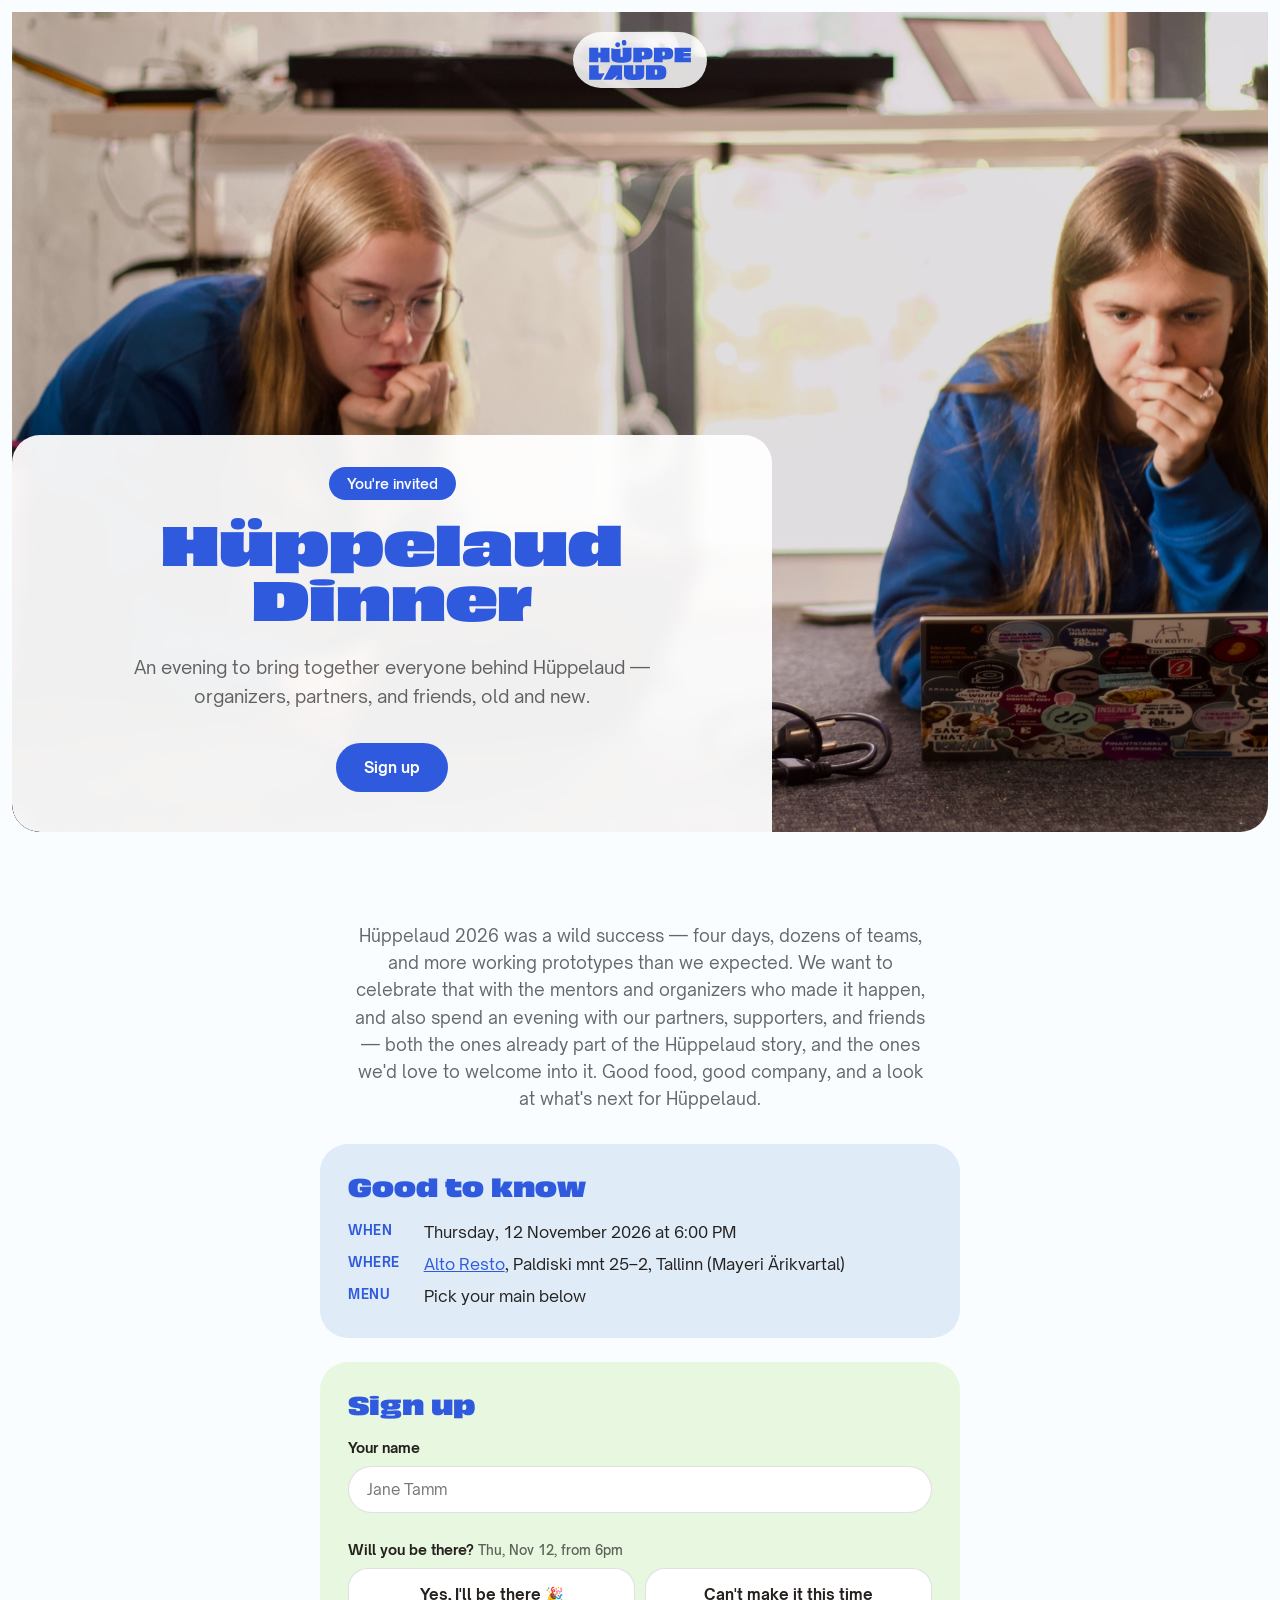
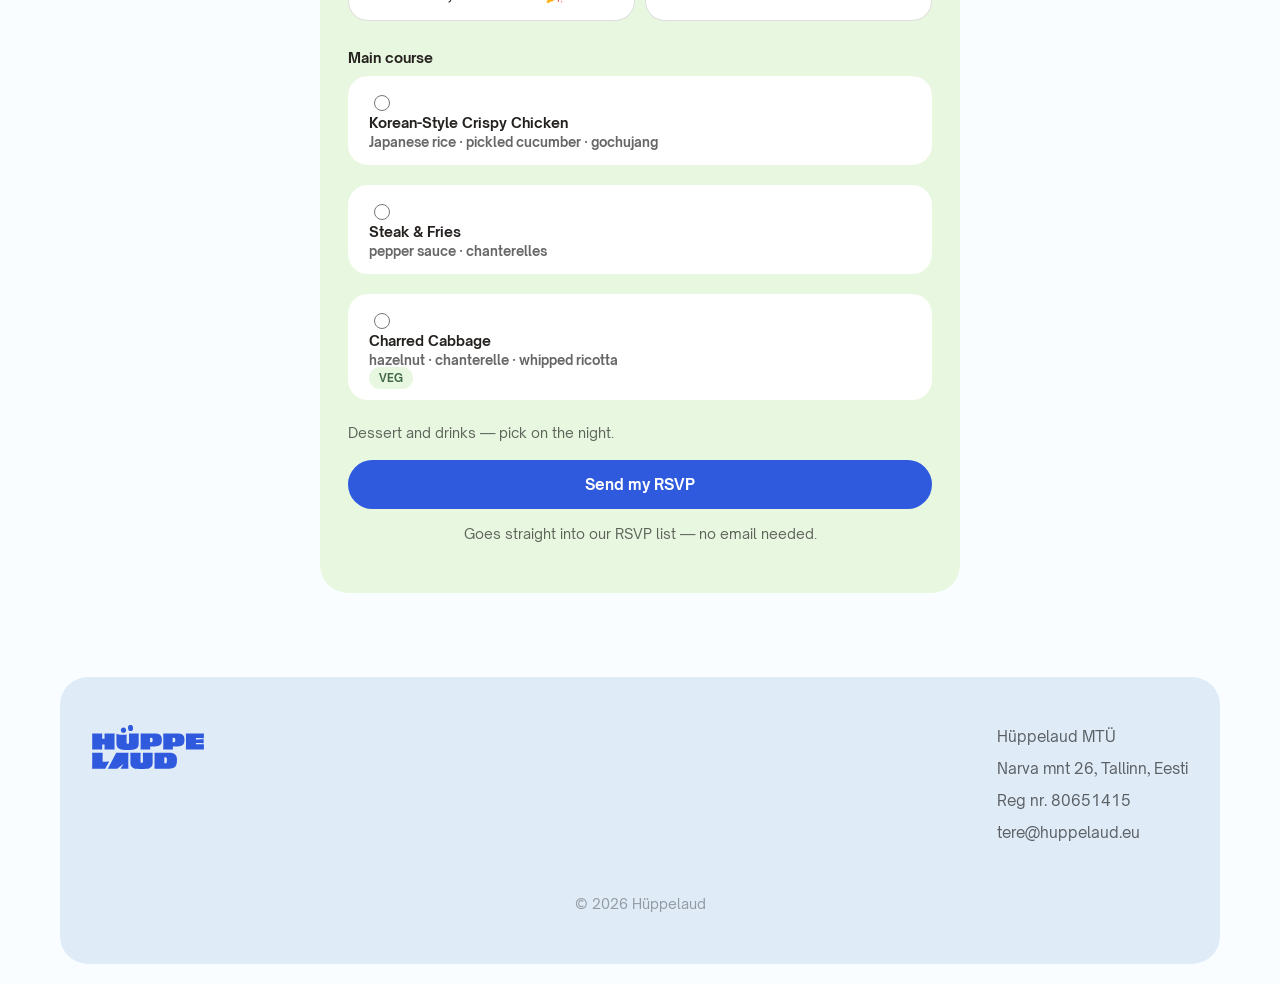
<file: dinner-2026/index.html>
<!DOCTYPE html>
<html lang="en">
<head>
<meta charset="UTF-8">
<meta name="viewport" content="width=device-width, initial-scale=1.0">
<title>Hüppelaud Dinner</title>
<meta name="robots" content="noindex">
<meta name="description" content="RSVP for the Hüppelaud dinner on 12 November — let us know you're coming and pick your menu.">
<link rel="icon" type="image/svg+xml" href="../assets/images/logo.svg">
<link rel="stylesheet" href="../styles.css">
<style>
  .hero {
    display: flex;
    flex-direction: column;
    min-height: 820px;
  }

  .hero-scrim {
    background: rgba(0, 0, 0, 0.12);
  }

  .hero-carousel img {
    object-position: 25% center;
  }

  .navbar .logo {
    display: inline-flex;
    background: rgba(255, 255, 255, 0.85);
    padding: 8px 16px;
    border-radius: 100px;
  }

  .hero-content {
    margin: auto -24px -64px;
    background: rgba(255, 255, 255, 0.94);
    backdrop-filter: blur(8px);
    -webkit-backdrop-filter: blur(8px);
    border-radius: var(--radius-lg) var(--radius-lg) 0 0;
    padding: 32px 24px 40px;
  }

  @media (max-width: 480px) {
    .hero-content h1 {
      font-size: 28px;
    }
  }

  .dinner-section {
    max-width: 680px;
    margin: 0 auto;
    padding: 90px 20px 60px;
  }

  .dinner-card {
    background: var(--card-bg, var(--green-bg));
    border-radius: var(--radius-lg);
    padding: 32px 28px;
    margin-bottom: 24px;
  }

  .dinner-card h2 {
    font-size: 24px;
    margin-bottom: 20px;
  }

  .dinner-details {
    display: grid;
    grid-template-columns: auto 1fr;
    gap: 12px 24px;
    margin: 0;
  }
  .dinner-details dt {
    font-weight: 700;
    font-size: 13px;
    letter-spacing: 0.04em;
    text-transform: uppercase;
    color: var(--blue);
    white-space: nowrap;
  }
  .dinner-details dd {
    margin: 0;
    font-size: 16px;
  }
  .dinner-details dd a {
    color: var(--blue);
    text-decoration: underline;
  }

  .field { margin-bottom: 28px; }
  .field:last-of-type { margin-bottom: 16px; }
  .field label {
    display: block;
    font-weight: 700;
    font-size: 14px;
    margin-bottom: 10px;
    color: var(--text);
  }
  .field-hint {
    font-weight: 500;
    color: var(--text-soft);
    font-size: 13px;
  }

  #name {
    width: 100%;
    padding: 13px 18px;
    border-radius: 100px;
    border: 1.5px solid rgba(0, 0, 0, 0.12);
    font: inherit;
    font-size: 15px;
    box-sizing: border-box;
    background: #fff;
  }
  #name:focus { outline: none; border-color: var(--blue); }

  .attend-toggle {
    display: flex;
    flex-wrap: wrap;
    gap: 10px;
  }
  .attend-option {
    flex: 1;
    min-width: 170px;
    padding: 16px 18px;
    border-radius: var(--radius-md);
    border: 1.5px solid rgba(0, 0, 0, 0.12);
    background: #fff;
    font-family: "Open Sauce Sans", sans-serif;
    font-weight: 700;
    font-size: 15px;
    color: var(--text);
    text-align: center;
    cursor: pointer;
    transition: background 0.15s ease, border-color 0.15s ease, color 0.15s ease;
  }
  .attend-option:hover { border-color: var(--blue); }
  .attend-option.selected[data-attending="yes"] {
    background: var(--blue);
    border-color: var(--blue);
    color: #fff;
  }
  .attend-option.selected[data-attending="no"] {
    background: #6b7280;
    border-color: #6b7280;
    color: #fff;
  }

  .field.hidden-field { display: none; }

  .menu-options {
    display: flex;
    flex-direction: column;
    gap: 10px;
  }
  .menu-option {
    display: flex;
    align-items: flex-start;
    gap: 12px;
    background: #fff;
    border-radius: var(--radius-md);
    padding: 14px 20px;
    cursor: pointer;
    border: 1.5px solid transparent;
  }
  .menu-option:has(input:checked) { border-color: var(--blue); }
  .menu-option input { accent-color: var(--blue); width: 16px; height: 16px; margin-top: 4px; flex-shrink: 0; }
  .menu-option-text { display: flex; flex-direction: column; gap: 3px; }
  .menu-option-name {
    display: flex;
    align-items: baseline;
    gap: 8px;
    font-weight: 700;
  }
  .menu-option-price {
    font-weight: 500;
    color: var(--text-soft);
    font-size: 14px;
  }
  .menu-option-desc {
    font-size: 13px;
    color: var(--text-soft);
  }
  .menu-option .tag {
    margin-left: auto;
    align-self: flex-start;
    font-size: 11px;
    font-weight: 700;
    text-transform: uppercase;
    color: var(--green-text);
    background: var(--green-bg);
    padding: 4px 10px;
    border-radius: 100px;
    white-space: nowrap;
  }

  .dinner-note {
    font-size: 14px;
    color: var(--text-soft);
    margin: 12px 0 0;
  }

  .form-error {
    color: #c0392b;
    font-size: 14px;
    font-weight: 600;
    margin: 0 0 16px;
  }

  .form-success {
    color: var(--green-text);
    font-size: 14px;
    font-weight: 600;
    margin: 0 0 16px;
  }

  #submitBtn:disabled {
    opacity: 0.7;
    cursor: default;
  }

  .dinner-fine {
    margin-top: 14px;
    font-size: 14px;
    color: var(--text-soft);
    text-align: center;
  }

  .dinner-intro {
    max-width: 52ch;
    margin: 0 auto 32px;
    text-align: center;
    font-size: 17px;
    color: var(--text-soft);
  }

  .modal-overlay {
    position: fixed;
    inset: 0;
    background: rgba(24, 24, 27, 0.5);
    display: flex;
    align-items: center;
    justify-content: center;
    padding: 20px;
    z-index: 100;
  }
  .modal-overlay[hidden] { display: none; }

  .modal-card {
    position: relative;
    background: #fff;
    border-radius: var(--radius-lg);
    padding: 36px 28px 28px;
    max-width: 420px;
    width: 100%;
    max-height: 90vh;
    overflow-y: auto;
  }

  .modal-close {
    position: absolute;
    top: 16px;
    right: 16px;
    width: 32px;
    height: 32px;
    border-radius: 100px;
    border: none;
    background: rgba(0, 0, 0, 0.06);
    font-size: 18px;
    line-height: 1;
    cursor: pointer;
    color: var(--text-soft);
  }
  .modal-close:hover { background: rgba(0, 0, 0, 0.1); }

  .modal-card h2 {
    font-size: 24px;
    margin: 16px 0 8px;
  }
  .modal-subtitle {
    font-size: 15px;
    color: var(--text-soft);
    margin: 0 0 24px;
  }

  .modal-section { margin-bottom: 24px; }
  .modal-section-label {
    font-weight: 700;
    font-size: 13px;
    letter-spacing: 0.04em;
    text-transform: uppercase;
    color: var(--blue);
    margin-bottom: 8px;
  }
  .modal-location-name { font-weight: 700; margin: 0; }
  .modal-location-address { margin: 2px 0 10px; color: var(--text-soft); font-size: 15px; }
  .modal-link {
    color: var(--blue);
    font-weight: 700;
    font-size: 14px;
    text-decoration: underline;
  }

  .modal-cal-buttons {
    display: flex;
    flex-wrap: wrap;
    gap: 10px;
  }
  .btn-secondary-small {
    flex: 1;
    min-width: 150px;
    padding: 12px 16px;
    border-radius: var(--radius-md);
    border: 1.5px solid rgba(0, 0, 0, 0.12);
    background: #fff;
    font-weight: 700;
    font-size: 14px;
    color: var(--text);
    text-align: center;
    text-decoration: none;
    cursor: pointer;
  }
  .btn-secondary-small:hover { border-color: var(--blue); color: var(--blue); }
</style>
</head>
<body>

<header class="hero" id="top">
  <div class="hero-carousel" aria-hidden="true">
    <img src="../assets/images/hero-huppelaud-2026-2.jpg" alt="" class="active">
  </div>
  <div class="hero-scrim" aria-hidden="true"></div>
  <nav class="navbar">
    <a href="../" class="logo" aria-label="Hüppelaud avaleht">
      <img src="../assets/images/logo.svg" alt="Hüppelaud">
    </a>
  </nav>

  <div class="hero-content">
    <span class="badge badge-blue">You're invited</span>
    <h1>Hüppelaud Dinner</h1>
    <p class="hero-text">An evening to bring together everyone behind Hüppelaud &mdash; organizers, partners, and friends, old and new.</p>
    <div class="hero-buttons">
      <a href="#rsvp" class="btn btn-primary">Sign up</a>
    </div>
  </div>
</header>

<main>
  <section class="dinner-section">

    <p class="dinner-intro">Hüppelaud 2026 was a wild success — four days, dozens of teams, and more working prototypes than we expected. We want to celebrate that with the mentors and organizers who made it happen, and also spend an evening with our partners, supporters, and friends — both the ones already part of the Hüppelaud story, and the ones we'd love to welcome into it. Good food, good company, and a look at what's next for Hüppelaud.</p>

    <div class="dinner-card" style="--card-bg: var(--hero-bg);">
      <h2>Good to know</h2>
      <dl class="dinner-details">
        <dt>When</dt>
        <dd>Thursday, 12 November 2026 at 6:00 PM</dd>
        <dt>Where</dt>
        <dd><a href="https://altoresto.ee/" target="_blank" rel="noopener">Alto Resto</a>, Paldiski mnt 25&ndash;2, Tallinn (Mayeri Ärikvartal)</dd>
        <dt>Menu</dt>
        <dd>Pick your main below</dd>
      </dl>
    </div>

    <div class="dinner-card" id="rsvp" style="--card-bg: var(--green-bg);">
      <h2>Sign up</h2>

      <div class="field">
        <label for="name">Your name</label>
        <input type="text" id="name" placeholder="Jane Tamm" autocomplete="name">
      </div>

      <div class="field">
        <label>Will you be there? <span class="field-hint">Thu, Nov 12, from 6pm</span></label>
        <div class="attend-toggle" id="attendToggle">
          <button type="button" class="attend-option" data-attending="yes" aria-pressed="false">Yes, I'll be there 🎉</button>
          <button type="button" class="attend-option" data-attending="no" aria-pressed="false">Can't make it this time</button>
        </div>
      </div>

      <div class="field" id="menuField">
        <label>Main course</label>
        <div class="menu-options" id="menuOptions">
          <label class="menu-option">
            <input type="radio" name="menu" value="Korean-Style Crispy Chicken">
            <span class="menu-option-text">
              <span class="menu-option-name">Korean-Style Crispy Chicken</span>
              <span class="menu-option-desc">Japanese rice · pickled cucumber · gochujang</span>
            </span>
          </label>
          <label class="menu-option">
            <input type="radio" name="menu" value="Steak &amp; Fries">
            <span class="menu-option-text">
              <span class="menu-option-name">Steak &amp; Fries</span>
              <span class="menu-option-desc">pepper sauce · chanterelles</span>
            </span>
          </label>
          <label class="menu-option">
            <input type="radio" name="menu" value="Charred Cabbage">
            <span class="menu-option-text">
              <span class="menu-option-name">Charred Cabbage</span>
              <span class="menu-option-desc">hazelnut · chanterelle · whipped ricotta</span>
            </span>
            <span class="tag">Veg</span>
          </label>
        </div>
        <p class="dinner-note">Dessert and drinks — pick on the night.</p>
      </div>

      <p class="form-error" id="formError" hidden>Please add your name, let us know if you're coming, and choose a main.</p>
      <p class="form-success" id="formSuccess" hidden>Thanks — your RSVP is in 🎉</p>

      <button type="button" class="btn btn-primary" id="submitBtn" style="width: 100%; justify-content: center;">Send my RSVP</button>
      <p class="dinner-fine">Goes straight into our RSVP list — no email needed.</p>
    </div>

  </section>
</main>

<div class="modal-overlay" id="rsvpModal" hidden>
  <div class="modal-card" role="dialog" aria-modal="true" aria-labelledby="modalTitle">
    <button type="button" class="modal-close" id="modalClose" aria-label="Close">&times;</button>
    <span class="badge badge-blue" id="modalBadge">You're in</span>
    <h2 id="modalTitle">See you Nov 12!</h2>
    <p class="modal-subtitle" id="modalSubtitle">Thursday, 12 November 2026 at 6:00 PM.</p>

    <div class="modal-section" id="modalLocationSection">
      <div class="modal-section-label">Location</div>
      <p class="modal-location-name">Alto Resto</p>
      <p class="modal-location-address">Paldiski mnt 25&ndash;2, Tallinn (Mayeri &Auml;rikvartal)</p>
      <a href="https://www.google.com/maps/search/?api=1&amp;query=Alto+Resto+Paldiski+mnt+25-2+Tallinn" target="_blank" rel="noopener" class="modal-link">Get directions &rarr;</a>
    </div>

    <div class="modal-section" id="modalCalendarSection">
      <div class="modal-section-label">Add to calendar</div>
      <div class="modal-cal-buttons">
        <a href="https://calendar.google.com/calendar/render?action=TEMPLATE&amp;text=H%C3%BCppelaud+Dinner&amp;dates=20261112T160000Z%2F20261112T190000Z&amp;details=An+evening+to+bring+together+everyone+behind+H%C3%BCppelaud+--+organizers%2C+partners%2C+and+friends%2C+old+and+new.%0A%0ARSVP%3A+https%3A%2F%2Fhuppelaud.eu%2Fdinner-2026%2F&amp;location=Alto+Resto%2C+Paldiski+mnt+25-2%2C+Tallinn&amp;ctz=Europe%2FTallinn" target="_blank" rel="noopener" class="btn-secondary-small">Google Calendar</a>
        <a href="huppelaud-dinner-2026.ics" download="huppelaud-dinner-2026.ics" class="btn-secondary-small">Apple / Outlook (.ics)</a>
      </div>
    </div>

    <button type="button" class="btn btn-primary" id="modalDoneBtn" style="width: 100%; justify-content: center;">Done</button>
  </div>
</div>

<footer class="site-footer">
  <div class="footer-top">
    <img src="../assets/images/logo.svg" alt="Hüppelaud" class="footer-logo">
    <div class="footer-address">
      <p>Hüppelaud MTÜ</p>
      <p>Narva mnt 26, Tallinn, Eesti</p>
      <p>Reg nr. 80651415</p>
      <p><a href="mailto:tere@huppelaud.eu">tere@huppelaud.eu</a></p>
    </div>
  </div>
  <p class="footer-copy">© 2026 Hüppelaud</p>
</footer>

<script src="rsvp.js" defer></script>
</body>
</html>
</file>
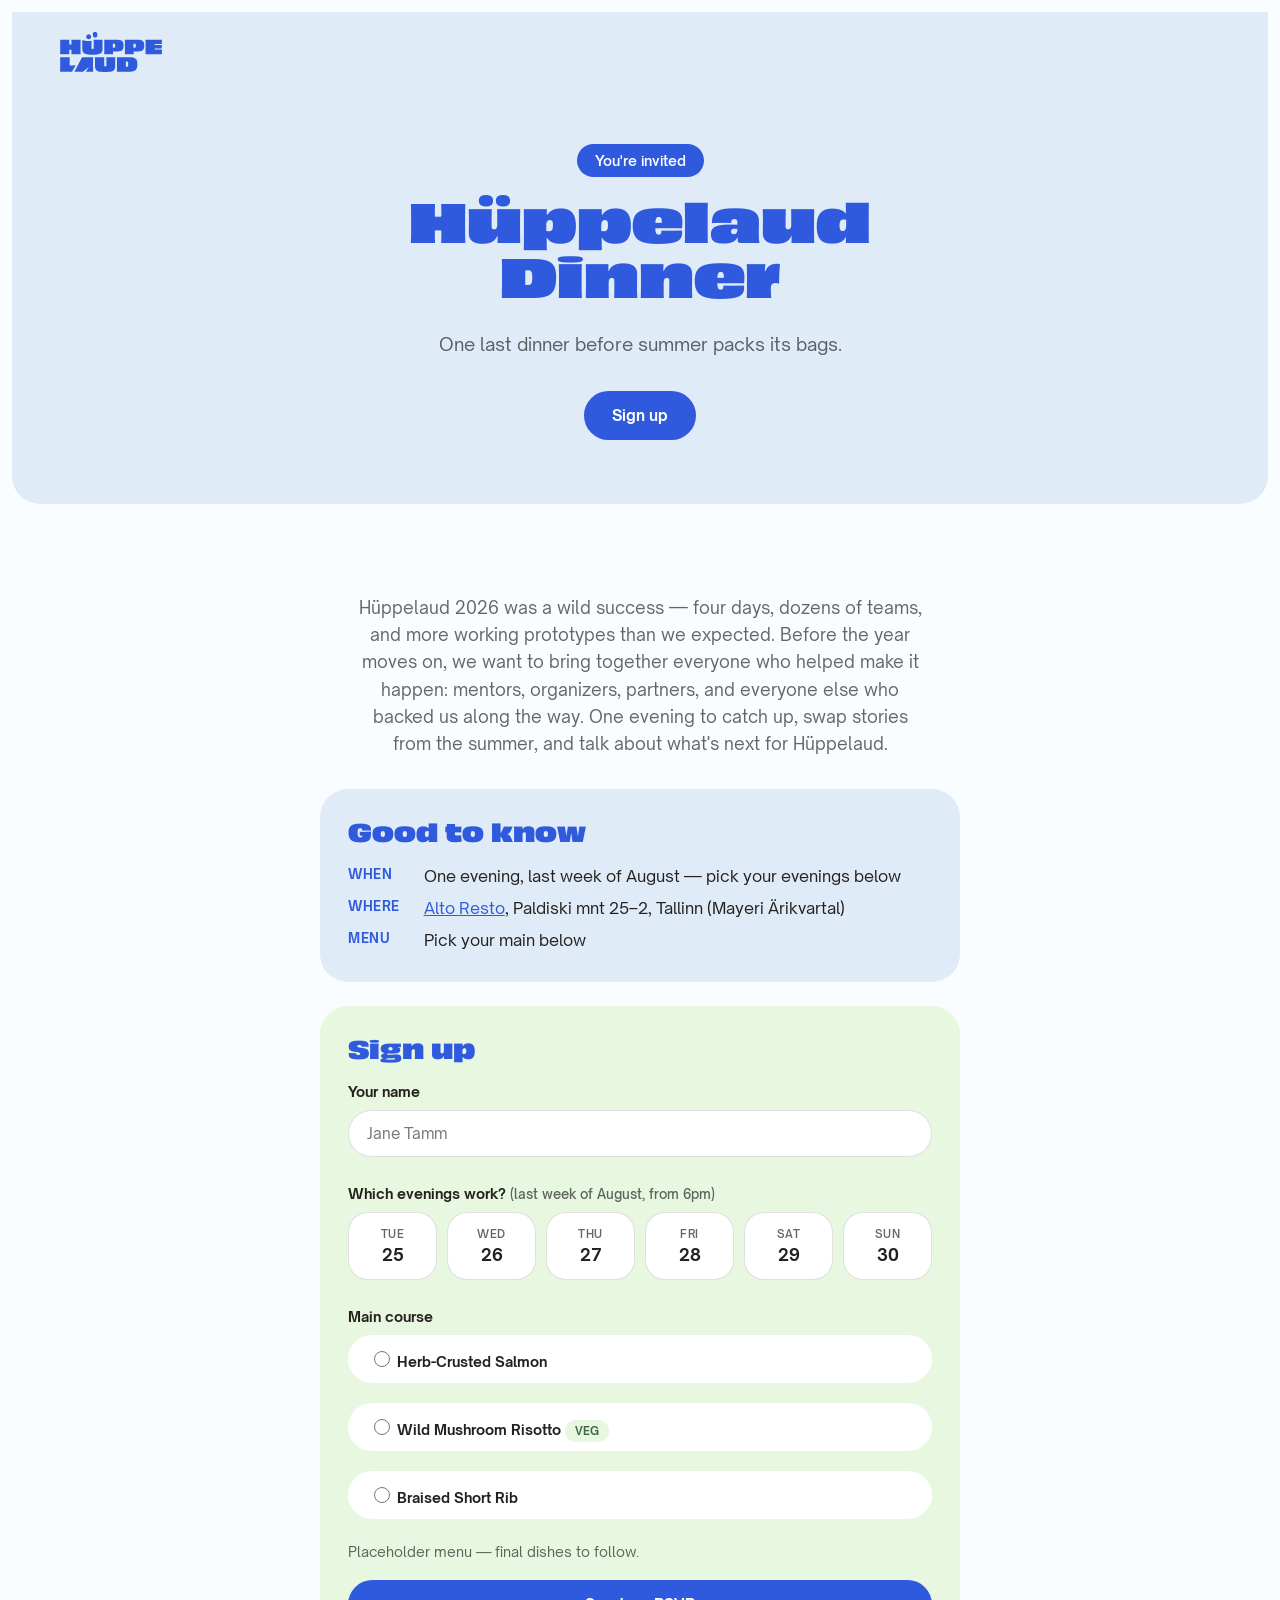
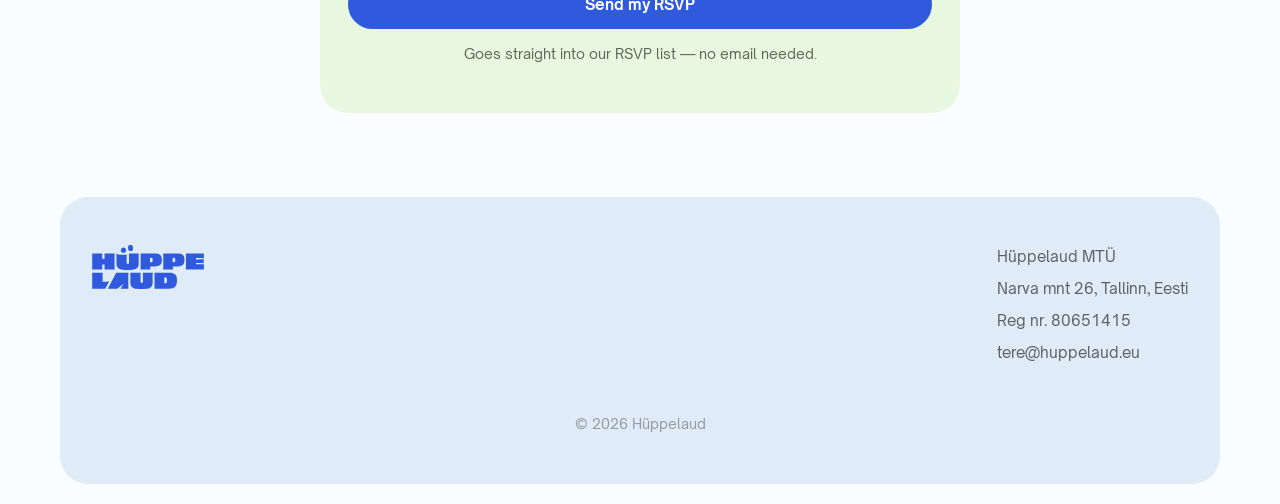
<file: dinner/index.html>
<!DOCTYPE html>
<html lang="en">
<head>
<meta charset="UTF-8">
<meta name="viewport" content="width=device-width, initial-scale=1.0">
<title>Hüppelaud Dinner</title>
<meta name="description" content="RSVP for the Hüppelaud dinner — pick your evenings, dietary needs, and menu.">
<link rel="icon" type="image/svg+xml" href="../assets/images/logo.svg">
<link rel="stylesheet" href="../styles.css">
<style>
  .dinner-section {
    max-width: 680px;
    margin: 0 auto;
    padding: 90px 20px 60px;
  }

  .dinner-card {
    background: var(--card-bg, var(--green-bg));
    border-radius: var(--radius-lg);
    padding: 32px 28px;
    margin-bottom: 24px;
  }

  .dinner-card h2 {
    font-size: 24px;
    margin-bottom: 20px;
  }

  .dinner-details {
    display: grid;
    grid-template-columns: auto 1fr;
    gap: 12px 24px;
    margin: 0;
  }
  .dinner-details dt {
    font-weight: 700;
    font-size: 13px;
    letter-spacing: 0.04em;
    text-transform: uppercase;
    color: var(--blue);
    white-space: nowrap;
  }
  .dinner-details dd {
    margin: 0;
    font-size: 16px;
  }
  .dinner-details dd a {
    color: var(--blue);
    text-decoration: underline;
  }

  .field { margin-bottom: 28px; }
  .field:last-of-type { margin-bottom: 16px; }
  .field label {
    display: block;
    font-weight: 700;
    font-size: 14px;
    margin-bottom: 10px;
    color: var(--text);
  }
  .field-hint {
    font-weight: 500;
    color: var(--text-soft);
    font-size: 13px;
  }

  #name {
    width: 100%;
    padding: 13px 18px;
    border-radius: 100px;
    border: 1.5px solid rgba(0, 0, 0, 0.12);
    font: inherit;
    font-size: 15px;
    box-sizing: border-box;
    background: #fff;
  }
  #name:focus { outline: none; border-color: var(--blue); }

  .avail-grid {
    display: grid;
    grid-template-columns: repeat(auto-fit, minmax(82px, 1fr));
    gap: 10px;
  }
  .avail-day {
    display: flex;
    flex-direction: column;
    align-items: center;
    justify-content: center;
    gap: 3px;
    padding: 14px 6px;
    border-radius: var(--radius-md);
    border: 1.5px solid rgba(0, 0, 0, 0.12);
    background: #fff;
    font-family: "Open Sauce Sans", sans-serif;
    color: var(--text);
    cursor: pointer;
    transition: background 0.15s ease, border-color 0.15s ease, color 0.15s ease;
  }
  .avail-day .dow {
    font-size: 11px;
    font-weight: 600;
    text-transform: uppercase;
    letter-spacing: 0.04em;
    color: var(--text-soft);
  }
  .avail-day .dnum {
    font-size: 17px;
    font-weight: 700;
  }
  .avail-day:hover { border-color: var(--blue); }
  .avail-day.selected {
    background: var(--blue);
    border-color: var(--blue);
    color: #fff;
  }
  .avail-day.selected .dow { color: rgba(255, 255, 255, 0.8); }

  .menu-options {
    display: flex;
    flex-direction: column;
    gap: 10px;
  }
  .menu-option {
    display: flex;
    align-items: center;
    gap: 12px;
    background: #fff;
    border-radius: 100px;
    padding: 12px 20px;
    font-weight: 500;
    cursor: pointer;
    border: 1.5px solid transparent;
  }
  .menu-option:has(input:checked) { border-color: var(--blue); }
  .menu-option input { accent-color: var(--blue); width: 16px; height: 16px; }
  .menu-option .tag {
    margin-left: auto;
    font-size: 11px;
    font-weight: 700;
    text-transform: uppercase;
    color: var(--green-text);
    background: var(--green-bg);
    padding: 4px 10px;
    border-radius: 100px;
  }

  .dinner-note {
    font-size: 14px;
    color: var(--text-soft);
    margin: 12px 0 0;
  }

  .form-error {
    color: #c0392b;
    font-size: 14px;
    font-weight: 600;
    margin: 0 0 16px;
  }

  .form-success {
    color: var(--green-text);
    font-size: 14px;
    font-weight: 600;
    margin: 0 0 16px;
  }

  #submitBtn:disabled {
    opacity: 0.7;
    cursor: default;
  }

  .dinner-fine {
    margin-top: 14px;
    font-size: 14px;
    color: var(--text-soft);
    text-align: center;
  }

  .dinner-intro {
    max-width: 52ch;
    margin: 0 auto 32px;
    text-align: center;
    font-size: 17px;
    color: var(--text-soft);
  }
</style>
</head>
<body>

<header class="hero" id="top">
  <nav class="navbar">
    <a href="../" class="logo" aria-label="Hüppelaud avaleht">
      <img src="../assets/images/logo.svg" alt="Hüppelaud">
    </a>
  </nav>

  <div class="hero-content">
    <span class="badge badge-blue">You're invited</span>
    <h1>Hüppelaud Dinner</h1>
    <p class="hero-text">One last dinner before summer packs its bags.</p>
    <div class="hero-buttons">
      <a href="#rsvp" class="btn btn-primary">Sign up</a>
    </div>
  </div>
</header>

<main>
  <section class="dinner-section">

    <p class="dinner-intro">Hüppelaud 2026 was a wild success — four days, dozens of teams, and more working prototypes than we expected. Before the year moves on, we want to bring together everyone who helped make it happen: mentors, organizers, partners, and everyone else who backed us along the way. One evening to catch up, swap stories from the summer, and talk about what's next for Hüppelaud.</p>

    <div class="dinner-card" style="--card-bg: var(--hero-bg);">
      <h2>Good to know</h2>
      <dl class="dinner-details">
        <dt>When</dt>
        <dd>One evening, last week of August &mdash; pick your evenings below</dd>
        <dt>Where</dt>
        <dd><a href="https://altoresto.ee/" target="_blank" rel="noopener">Alto Resto</a>, Paldiski mnt 25&ndash;2, Tallinn (Mayeri Ärikvartal)</dd>
        <dt>Menu</dt>
        <dd>Pick your main below</dd>
      </dl>
    </div>

    <div class="dinner-card" id="rsvp" style="--card-bg: var(--green-bg);">
      <h2>Sign up</h2>

      <div class="field">
        <label for="name">Your name</label>
        <input type="text" id="name" placeholder="Jane Tamm" autocomplete="name">
      </div>

      <div class="field">
        <label>Which evenings work? <span class="field-hint">(last week of August, from 6pm)</span></label>
        <div class="avail-grid" id="availGrid">
          <button type="button" class="avail-day" data-date="2026-08-25" aria-pressed="false"><span class="dow">Tue</span><span class="dnum">25</span></button>
          <button type="button" class="avail-day" data-date="2026-08-26" aria-pressed="false"><span class="dow">Wed</span><span class="dnum">26</span></button>
          <button type="button" class="avail-day" data-date="2026-08-27" aria-pressed="false"><span class="dow">Thu</span><span class="dnum">27</span></button>
          <button type="button" class="avail-day" data-date="2026-08-28" aria-pressed="false"><span class="dow">Fri</span><span class="dnum">28</span></button>
          <button type="button" class="avail-day" data-date="2026-08-29" aria-pressed="false"><span class="dow">Sat</span><span class="dnum">29</span></button>
          <button type="button" class="avail-day" data-date="2026-08-30" aria-pressed="false"><span class="dow">Sun</span><span class="dnum">30</span></button>
        </div>
      </div>

      <div class="field">
        <label>Main course</label>
        <div class="menu-options" id="menuOptions">
          <label class="menu-option">
            <input type="radio" name="menu" value="Herb-Crusted Salmon">
            Herb-Crusted Salmon
          </label>
          <label class="menu-option">
            <input type="radio" name="menu" value="Wild Mushroom Risotto">
            Wild Mushroom Risotto
            <span class="tag">Veg</span>
          </label>
          <label class="menu-option">
            <input type="radio" name="menu" value="Braised Short Rib">
            Braised Short Rib
          </label>
        </div>
        <p class="dinner-note">Placeholder menu — final dishes to follow.</p>
      </div>

      <p class="form-error" id="formError" hidden>Please add your name and pick at least one evening.</p>
      <p class="form-success" id="formSuccess" hidden>Thanks — your RSVP is in! 🎉</p>

      <button type="button" class="btn btn-primary" id="submitBtn" style="width: 100%; justify-content: center;">Send my RSVP</button>
      <p class="dinner-fine">Goes straight into our RSVP list — no email needed.</p>
    </div>

  </section>
</main>

<footer class="site-footer">
  <div class="footer-top">
    <img src="../assets/images/logo.svg" alt="Hüppelaud" class="footer-logo">
    <div class="footer-address">
      <p>Hüppelaud MTÜ</p>
      <p>Narva mnt 26, Tallinn, Eesti</p>
      <p>Reg nr. 80651415</p>
      <p><a href="mailto:tere@huppelaud.eu">tere@huppelaud.eu</a></p>
    </div>
  </div>
  <p class="footer-copy">© 2026 Hüppelaud</p>
</footer>

<script src="rsvp.js" defer></script>
</body>
</html>
</file>
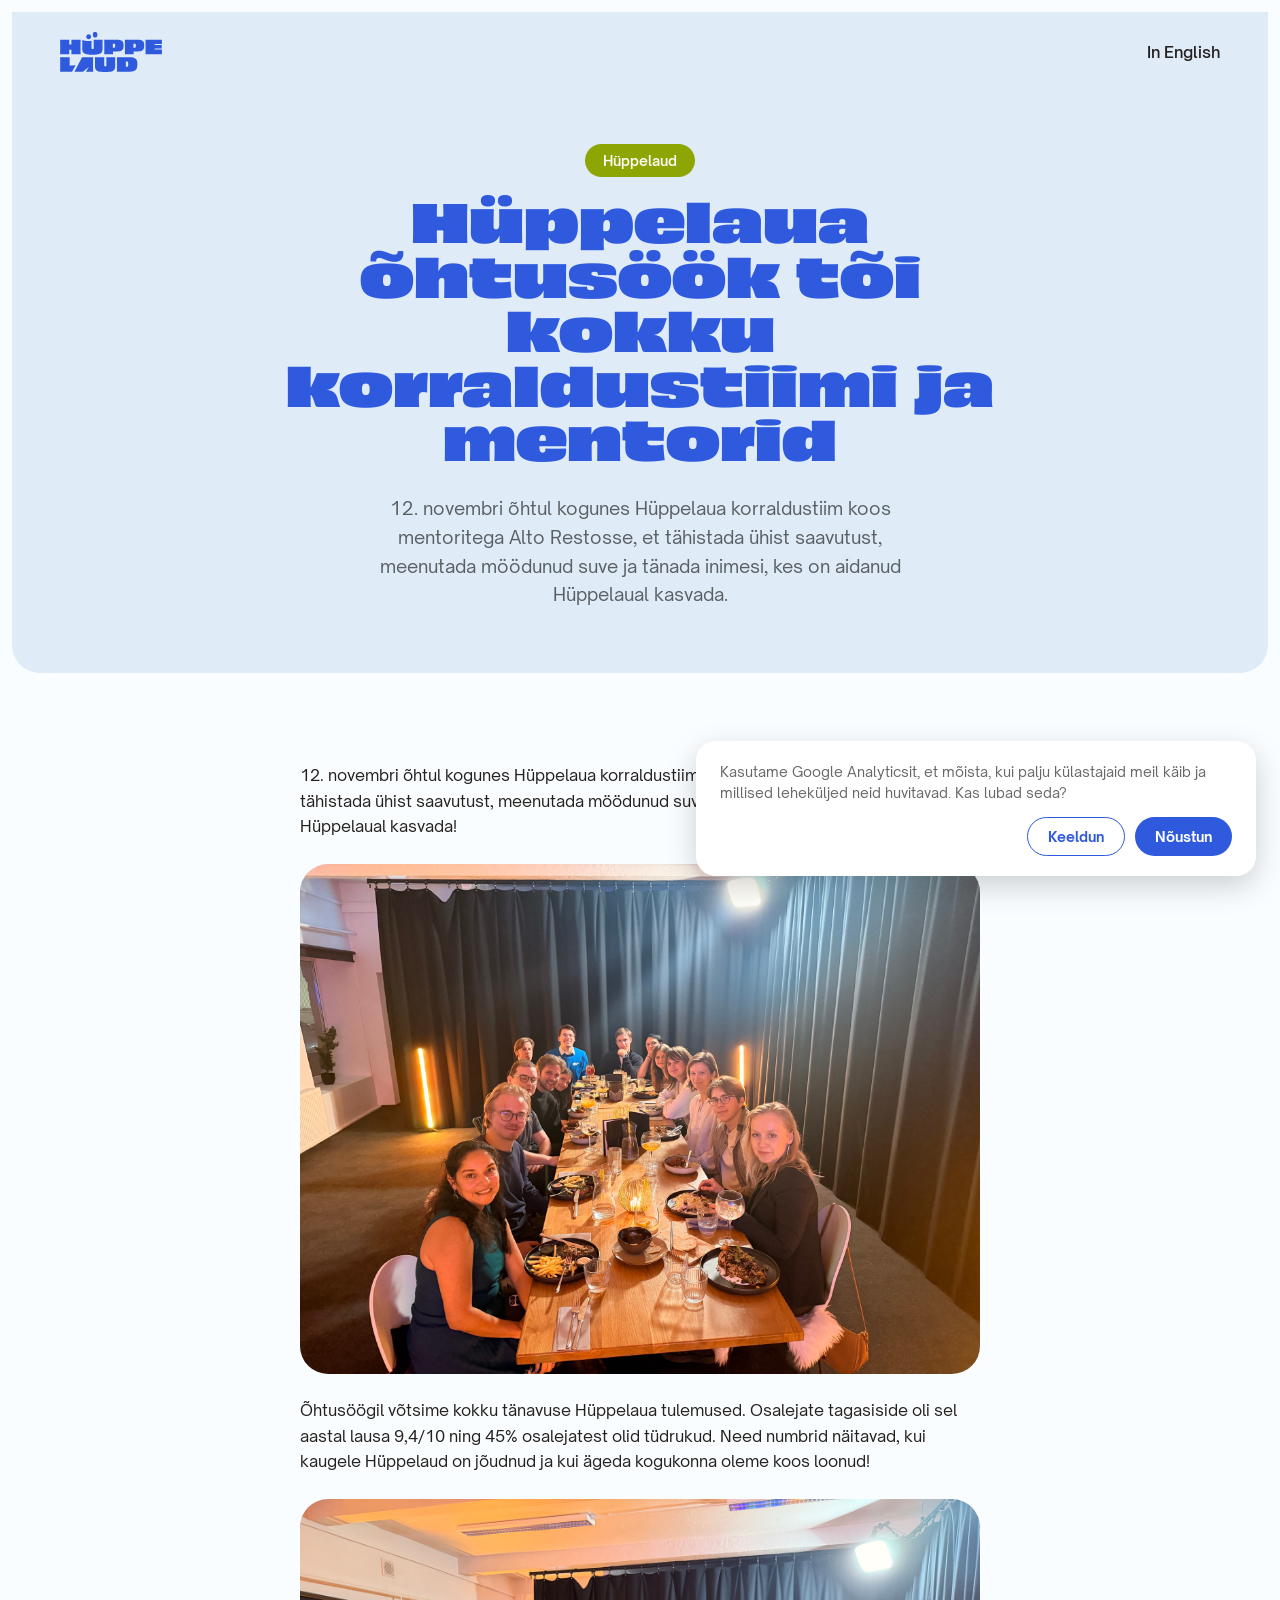
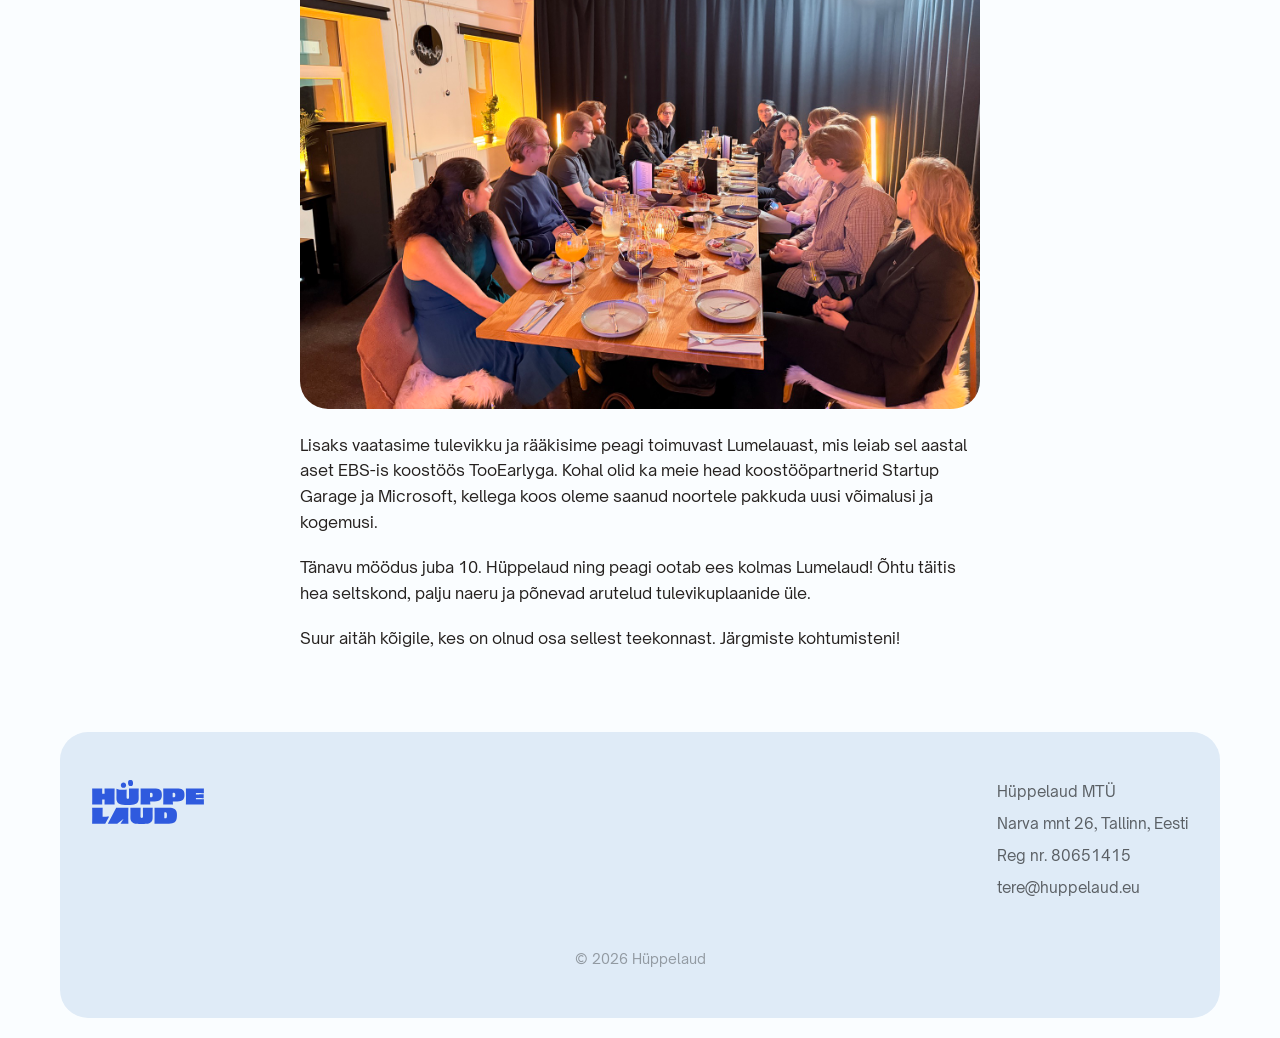
<file: huppelaua-ohtusook/index.html>
<!DOCTYPE html>
<html lang="et">
<head>
<meta charset="UTF-8">
<meta name="viewport" content="width=device-width, initial-scale=1.0">
<title>Hüppelaua õhtusöök tõi kokku korraldustiimi ja mentorid</title>
<meta name="description" content="12. novembril kogunes Hüppelaua korraldustiim koos mentoritega Alto Restosse, et tähistada tänavust aastat, meenutada möödunud suve ja tänada inimesi, kes on aidanud Hüppelaual kasvada.">
<link rel="canonical" href="https://huppelaud.eu/huppelaua-ohtusook/">
<link rel="alternate" hreflang="et" href="https://huppelaud.eu/huppelaua-ohtusook/">
<link rel="alternate" hreflang="en" href="https://huppelaud.eu/en/huppelaua-ohtusook/">
<link rel="alternate" hreflang="x-default" href="https://huppelaud.eu/en/huppelaua-ohtusook/">
<meta name="robots" content="index, follow">
<link rel="icon" type="image/png" href="/assets/images/favicon.png">
<link rel="apple-touch-icon" href="/assets/images/apple-touch-icon.png">
<link rel="stylesheet" href="/styles.css">

<meta property="og:type" content="article">
<meta property="og:site_name" content="Hüppelaud">
<meta property="og:locale" content="et_EE">
<meta property="og:locale:alternate" content="en_GB">
<meta property="og:url" content="https://huppelaud.eu/huppelaua-ohtusook/">
<meta property="og:title" content="Hüppelaua õhtusöök tõi kokku korraldustiimi ja mentorid">
<meta property="og:description" content="12. novembril kogunes Hüppelaua korraldustiim koos mentoritega Alto Restosse, et tähistada tänavust aastat ja tänada inimesi, kes on aidanud Hüppelaual kasvada.">
<meta property="og:image" content="https://huppelaud.eu/assets/images/event-dinner-2026.jpg">
<meta name="twitter:card" content="summary_large_image">

<style>
  .news-section {
    max-width: 720px;
    margin: 0 auto;
    padding: 90px 20px 60px;
  }
  .news-meta {
    color: var(--text-soft, rgba(0,0,0,0.5));
    font-size: 14px;
    margin-bottom: 10px;
  }
  .news-section h1 {
    font-size: 34px;
    line-height: 1.2;
    margin-bottom: 18px;
  }
  .news-section h2 {
    font-size: 22px;
    line-height: 1.3;
    color: var(--blue);
    margin: 40px 0 16px;
  }
  .news-photo {
    width: 100%;
    border-radius: var(--radius-lg);
    overflow: hidden;
    margin: 24px 0;
  }
  .news-photo img { width: 100%; display: block; }
  .news-section p {
    font-size: 16px;
    line-height: 1.6;
    color: var(--text, rgba(0,0,0,0.8));
    margin-bottom: 20px;
  }
  .news-source {
    margin-top: 40px;
    padding-top: 24px;
    border-top: 1px solid rgba(0,0,0,0.1);
    font-size: 14px;
    color: var(--text-soft, rgba(0,0,0,0.5));
  }
  .news-source a { color: var(--blue); font-weight: 600; }
</style>
</head>
<body>

<header class="hero" id="top">
  <nav class="navbar">
    <a href="../" class="logo" aria-label="Hüppelaud avaleht">
      <img src="/assets/images/logo.svg" alt="Hüppelaud">
    </a>
    <a class="lang-select" href="/en/huppelaua-ohtusook/" hreflang="en" lang="en">In English</a>
  </nav>

  <div class="hero-content">
    <span class="badge badge-olive">Hüppelaud</span>
    <h1>Hüppelaua õhtusöök tõi kokku korraldustiimi ja mentorid</h1>
    <p class="hero-text">12. novembri õhtul kogunes Hüppelaua korraldustiim koos mentoritega Alto Restosse, et tähistada ühist saavutust, meenutada möödunud suve ja tänada inimesi, kes on aidanud Hüppelaual kasvada.</p>
  </div>
</header>

<main>
  <section class="news-section">
    <p>12. novembri õhtul kogunes Hüppelaua korraldustiim koos mentoritega Alto Restosse, et tähistada ühist saavutust, meenutada möödunud suve ja tänada inimesi, kes on aidanud Hüppelaual kasvada!</p>

    <div class="news-photo">
      <img src="/assets/images/event-dinner-2026.jpg" alt="Hüppelaua korraldustiim ja mentorid õhtusöögil Alto Restos" loading="lazy">
    </div>

    <p>Õhtusöögil võtsime kokku tänavuse Hüppelaua tulemused. Osalejate tagasiside oli sel aastal lausa 9,4/10 ning 45% osalejatest olid tüdrukud. Need numbrid näitavad, kui kaugele Hüppelaud on jõudnud ja kui ägeda kogukonna oleme koos loonud!</p>

    <div class="news-photo">
      <img src="/assets/images/event-dinner-2026-candid.jpg" alt="Korraldustiim ja mentorid vestlemas õhtusöögil" loading="lazy">
    </div>

    <p>Lisaks vaatasime tulevikku ja rääkisime peagi toimuvast Lumelauast, mis leiab sel aastal aset EBS-is koostöös TooEarlyga. Kohal olid ka meie head koostööpartnerid Startup Garage ja Microsoft, kellega koos oleme saanud noortele pakkuda uusi võimalusi ja kogemusi.</p>

    <p>Tänavu möödus juba 10. Hüppelaud ning peagi ootab ees kolmas Lumelaud! Õhtu täitis hea seltskond, palju naeru ja põnevad arutelud tulevikuplaanide üle.</p>

    <p>Suur aitäh kõigile, kes on olnud osa sellest teekonnast. Järgmiste kohtumisteni!</p>
  </section>
</main>

<footer class="site-footer">
  <div class="footer-top">
    <img src="/assets/images/logo.svg" alt="Hüppelaud" class="footer-logo">
    <div class="footer-address">
      <p>Hüppelaud MTÜ</p>
      <p>Narva mnt 26, Tallinn, Eesti</p>
      <p>Reg nr. 80651415</p>
      <p><a href="mailto:tere@huppelaud.eu">tere@huppelaud.eu</a></p>
    </div>
  </div>
  <p class="footer-copy">© 2026 Hüppelaud</p>
</footer>

<div class="cookie-consent" id="cookieConsent" role="dialog" aria-live="polite" aria-label="Küpsiste nõusolek" hidden>
  <p>Kasutame Google Analyticsit, et mõista, kui palju külastajaid meil käib ja millised leheküljed neid huvitavad. Kas lubad seda?</p>
  <div class="cookie-consent-actions">
    <button type="button" class="btn btn-ghost-blue" id="cookieDecline">Keeldun</button>
    <button type="button" class="btn btn-primary" id="cookieAccept">Nõustun</button>
  </div>
</div>

<script src="/analytics.js?v=20261025"></script>
</body>
</html>
</file>
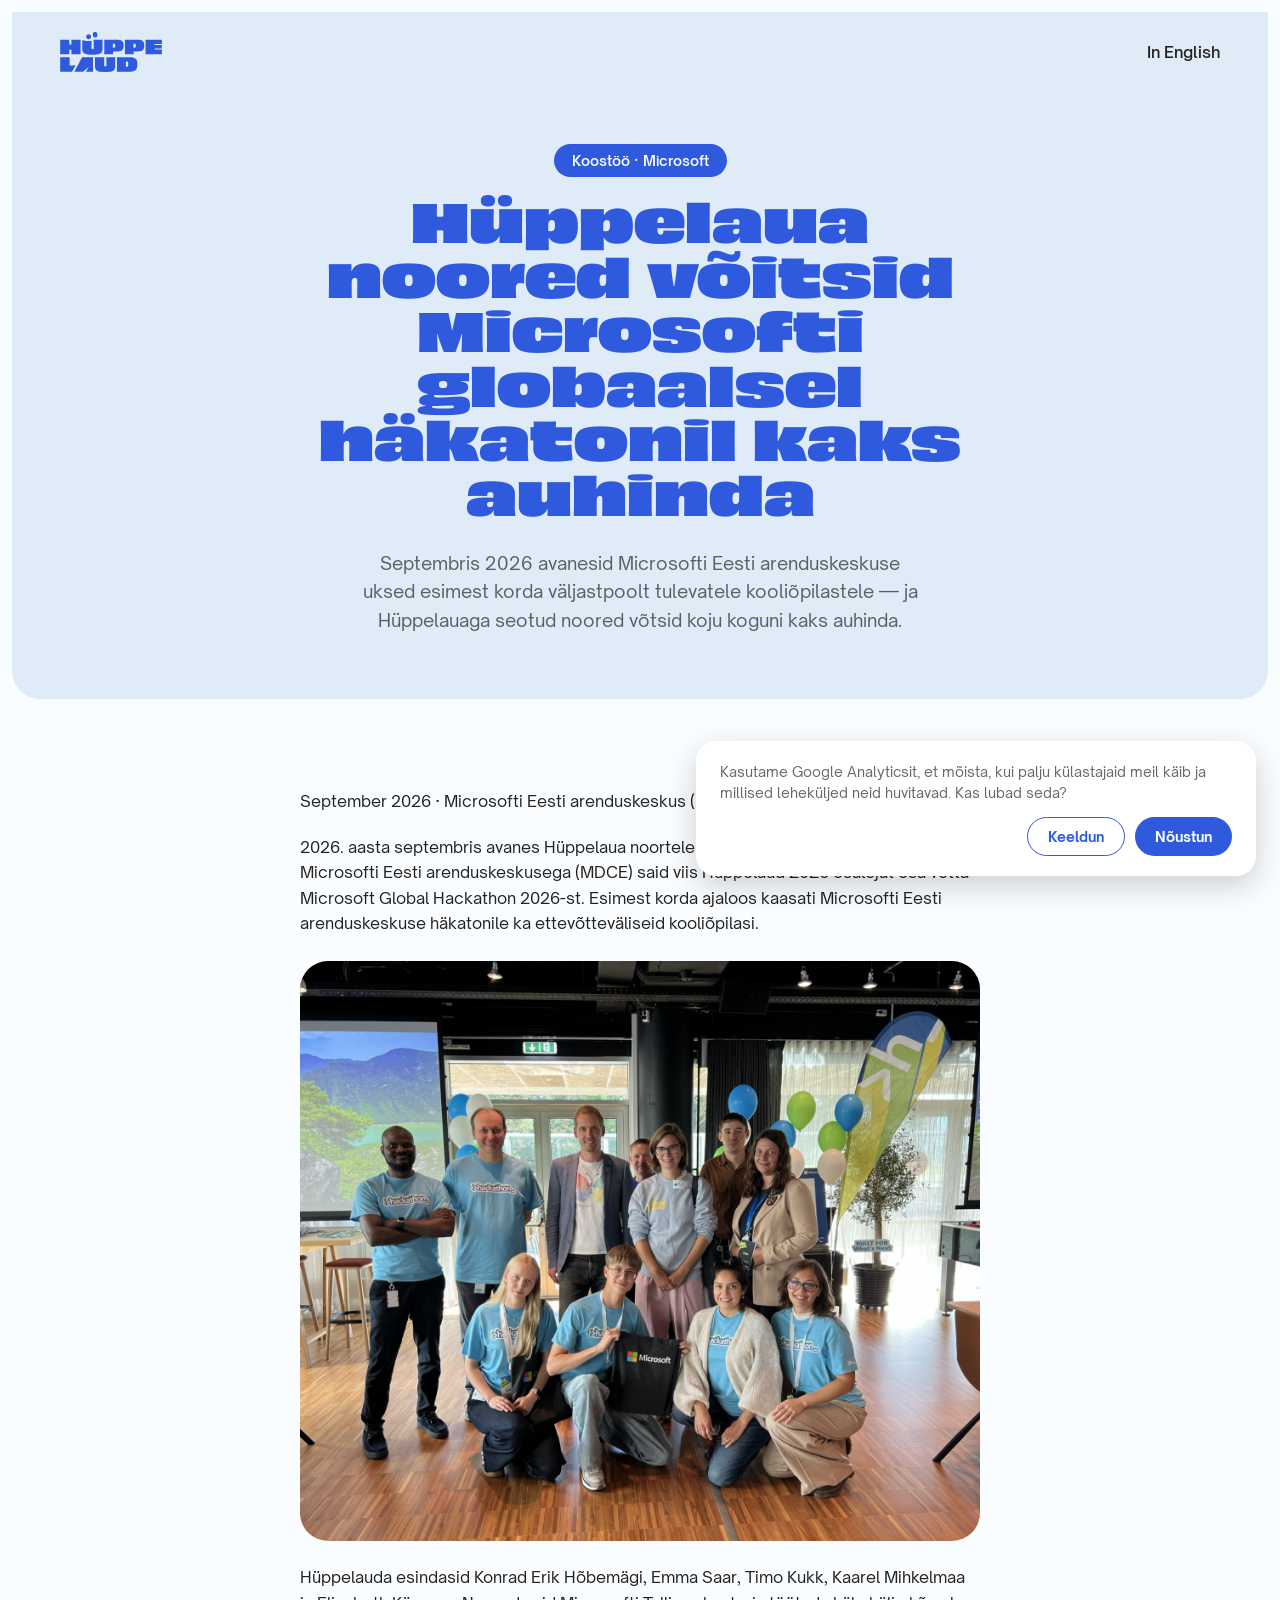
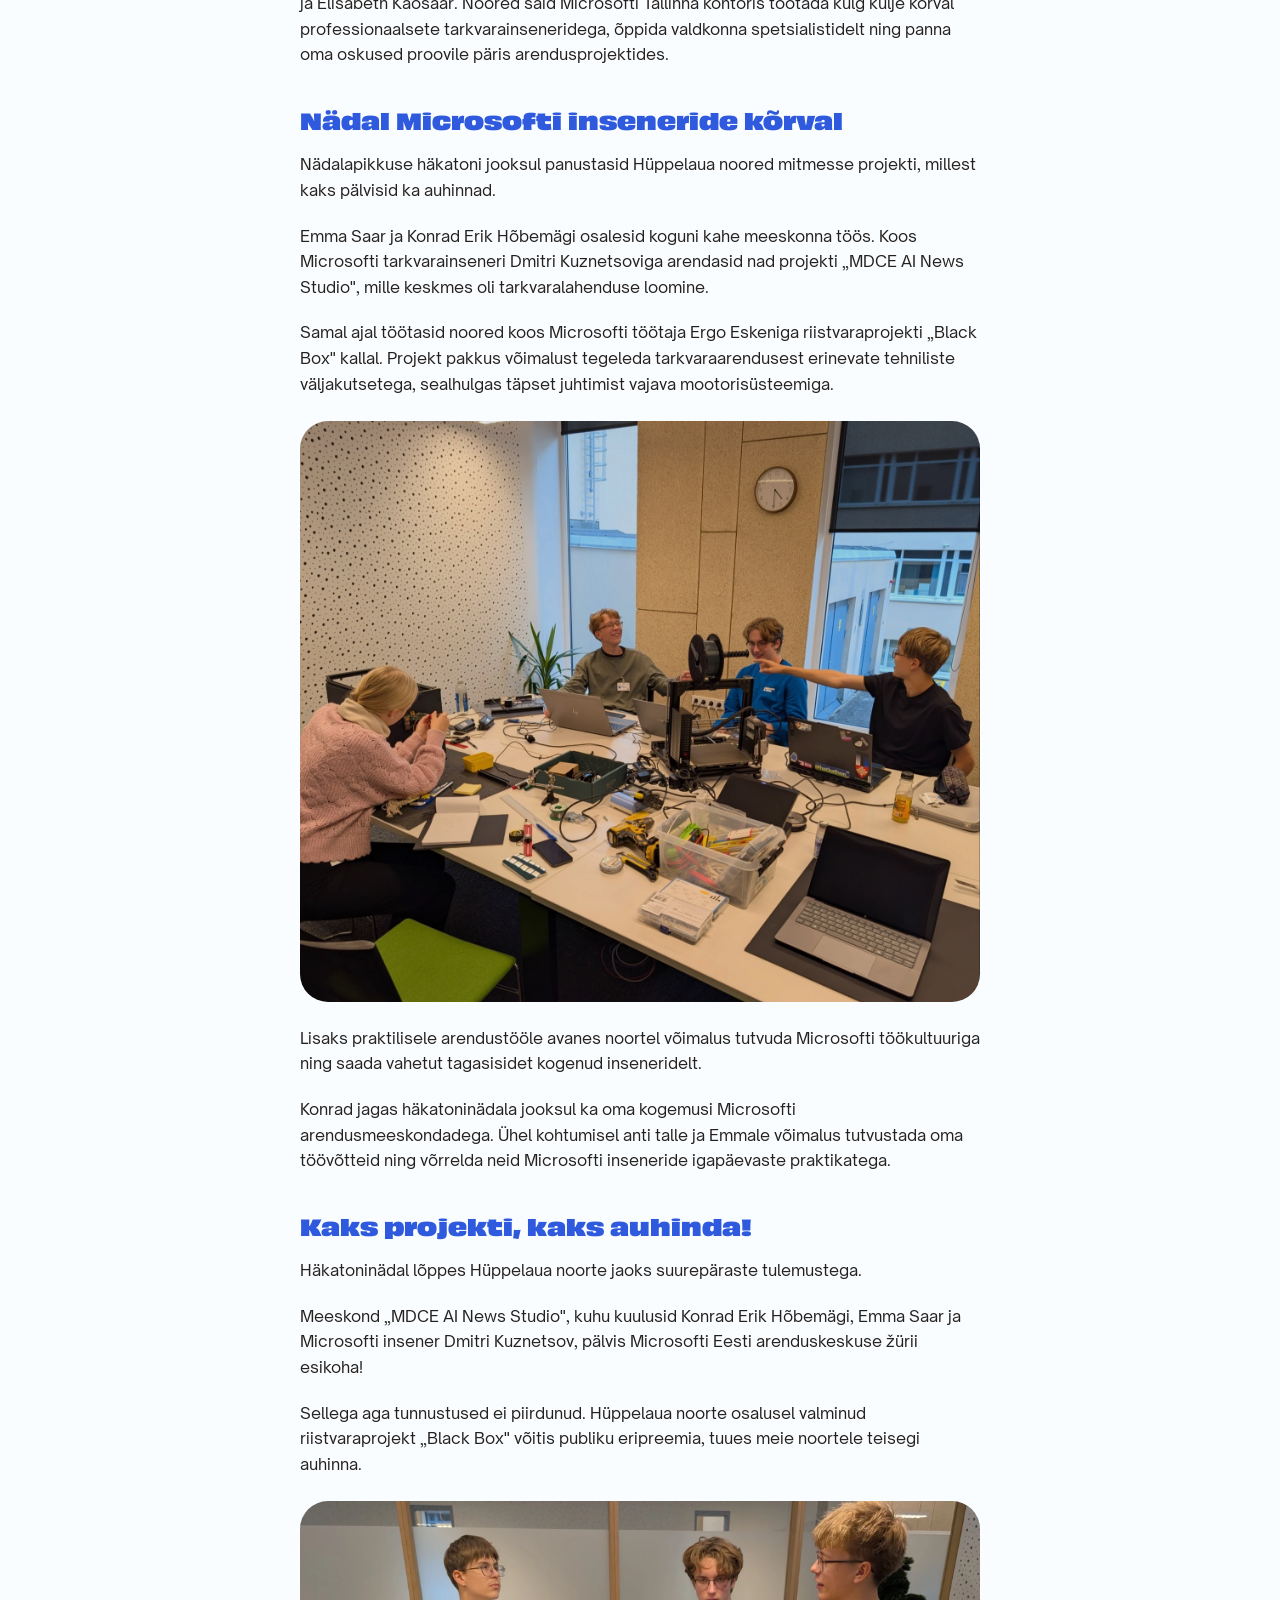
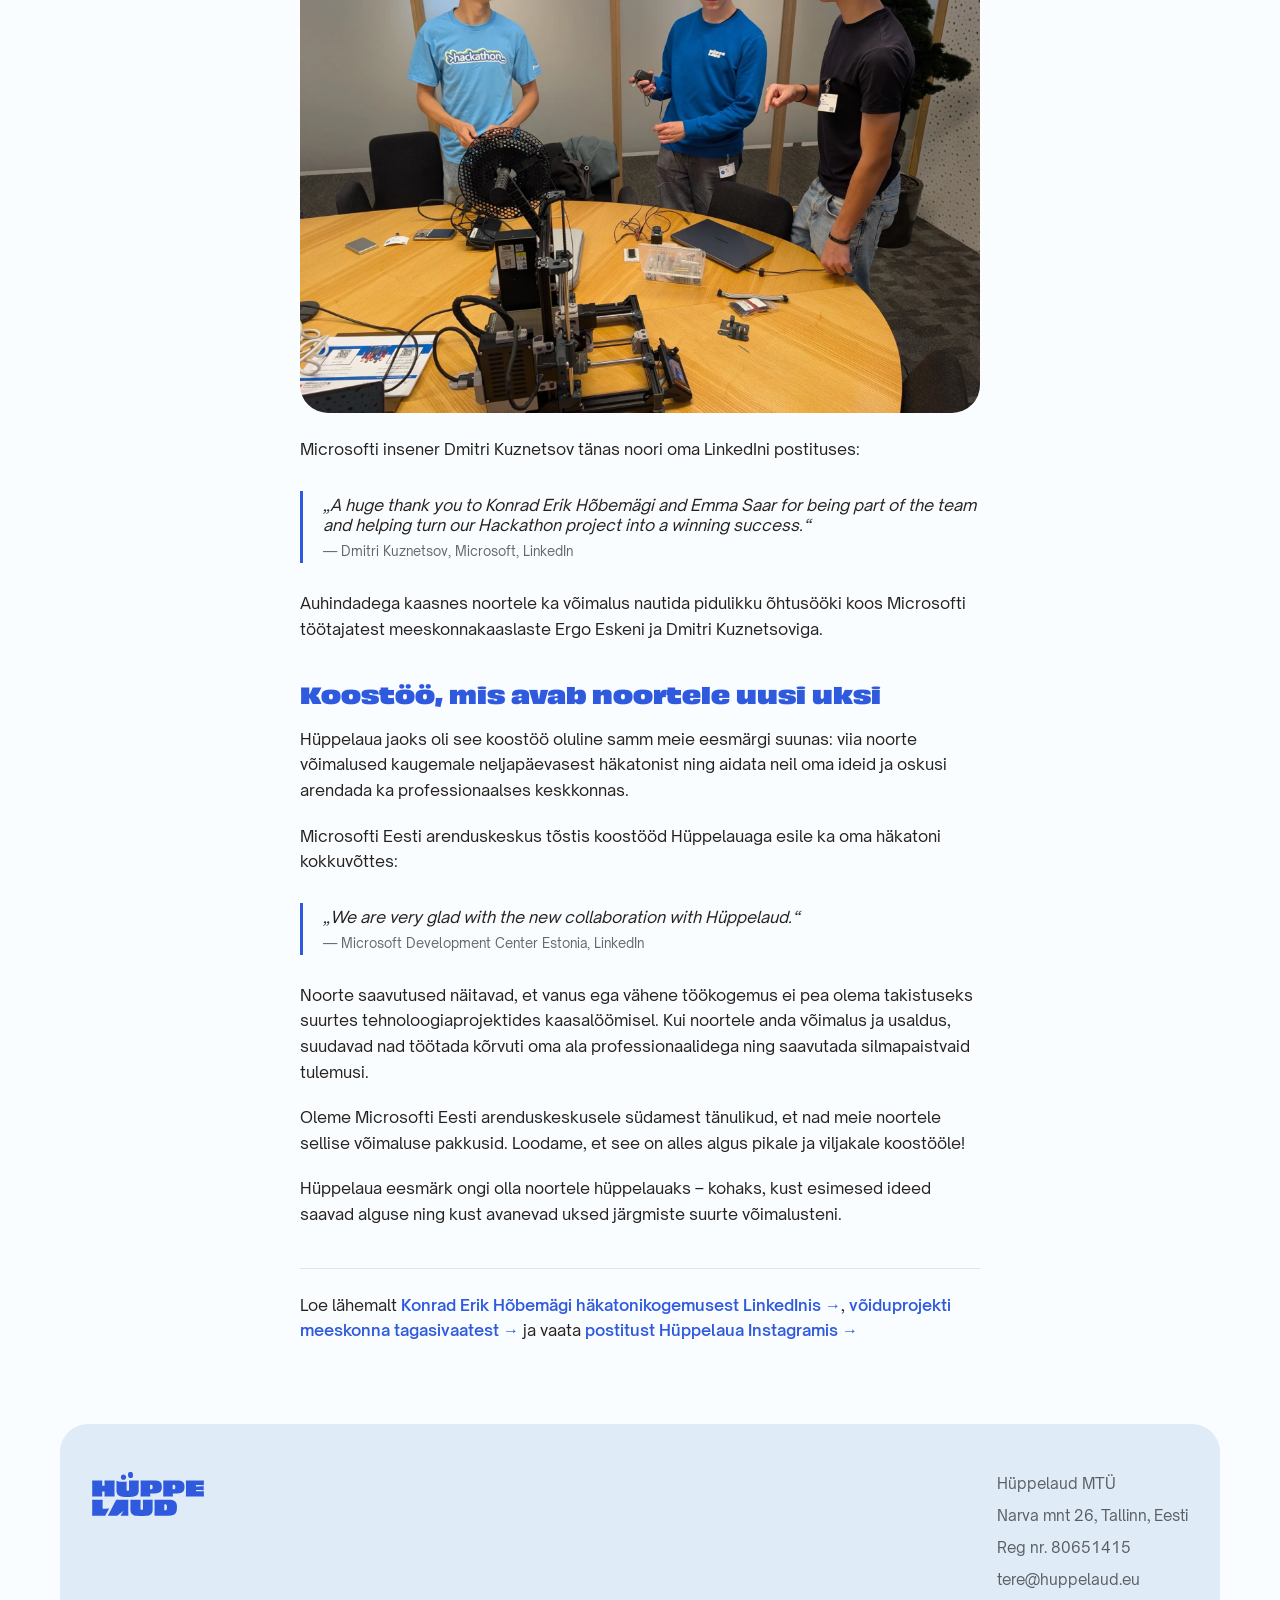
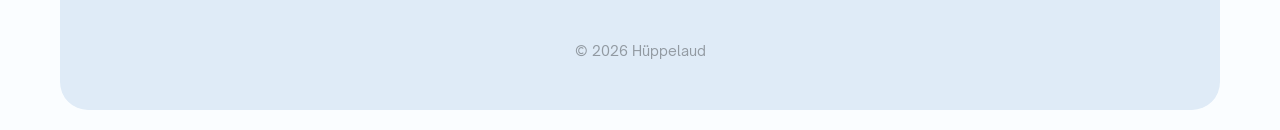
<file: microsoft-hakaton-2026/index.html>
<!DOCTYPE html>
<html lang="et">
<head>
<meta charset="UTF-8">
<meta name="viewport" content="width=device-width, initial-scale=1.0">
<title>Hüppelaua noored võitsid Microsofti globaalsel häkatonil kaks auhinda</title>
<meta name="description" content="Septembris 2026 said viis Hüppelaud 2026 osalejat osa Microsoft Global Hackathon 2026-st MDCE-s — ja võtsid koju kaks auhinda. Loe, kuidas koostöö Hüppelaua ja Microsofti vahel sündis.">
<link rel="canonical" href="https://huppelaud.eu/microsoft-hakaton-2026/">
<link rel="alternate" hreflang="et" href="https://huppelaud.eu/microsoft-hakaton-2026/">
<link rel="alternate" hreflang="en" href="https://huppelaud.eu/en/microsoft-hakaton-2026/">
<link rel="alternate" hreflang="x-default" href="https://huppelaud.eu/en/microsoft-hakaton-2026/">
<meta name="robots" content="index, follow">
<link rel="icon" type="image/png" href="/assets/images/favicon.png">
<link rel="apple-touch-icon" href="/assets/images/apple-touch-icon.png">
<link rel="stylesheet" href="/styles.css">

<meta property="og:type" content="article">
<meta property="og:site_name" content="Hüppelaud">
<meta property="og:locale" content="et_EE">
<meta property="og:locale:alternate" content="en_GB">
<meta property="og:url" content="https://huppelaud.eu/microsoft-hakaton-2026/">
<meta property="og:title" content="Hüppelaua noored võitsid Microsofti globaalsel häkatonil kaks auhinda">
<meta property="og:description" content="Septembris 2026 said viis Hüppelaud 2026 osalejat osa Microsoft Global Hackathon 2026-st MDCE-s — ja võtsid koju kaks auhinda.">
<meta property="og:image" content="https://huppelaud.eu/assets/images/microsoft-hakaton-2026-awards-og.jpg">
<meta name="twitter:card" content="summary_large_image">

<style>
  .news-section {
    max-width: 720px;
    margin: 0 auto;
    padding: 90px 20px 60px;
  }
  .news-meta {
    color: var(--text-soft, rgba(0,0,0,0.5));
    font-size: 14px;
    margin-bottom: 10px;
  }
  .news-section h1 {
    font-size: 34px;
    line-height: 1.2;
    margin-bottom: 18px;
  }
  .news-section h2 {
    font-size: 22px;
    line-height: 1.3;
    color: var(--blue);
    margin: 40px 0 16px;
  }
  .news-photo {
    width: 100%;
    border-radius: var(--radius-lg);
    overflow: hidden;
    margin: 24px 0;
  }
  .news-photo img { width: 100%; display: block; }
  .news-section p {
    font-size: 16px;
    line-height: 1.6;
    color: var(--text, rgba(0,0,0,0.8));
    margin-bottom: 20px;
  }
  .news-quote {
    border-left: 3px solid var(--blue);
    padding: 4px 0 4px 20px;
    margin: 28px 0;
    font-style: italic;
    color: var(--text, rgba(0,0,0,0.8));
  }
  .news-quote cite {
    display: block;
    margin-top: 8px;
    font-style: normal;
    font-size: 13px;
    color: var(--text-soft, rgba(0,0,0,0.5));
  }
  .news-source {
    margin-top: 40px;
    padding-top: 24px;
    border-top: 1px solid rgba(0,0,0,0.1);
    font-size: 14px;
    color: var(--text-soft, rgba(0,0,0,0.5));
  }
  .news-source a { color: var(--blue); font-weight: 600; }
</style>
</head>
<body>

<header class="hero" id="top">
  <nav class="navbar">
    <a href="../" class="logo" aria-label="Hüppelaud avaleht">
      <img src="/assets/images/logo.svg" alt="Hüppelaud">
    </a>
    <a class="lang-select" href="/en/microsoft-hakaton-2026/" hreflang="en" lang="en">In English</a>
  </nav>

  <div class="hero-content">
    <span class="badge badge-blue">Koostöö · Microsoft</span>
    <h1>Hüppelaua noored võitsid Microsofti globaalsel häkatonil kaks auhinda</h1>
    <p class="hero-text">Septembris 2026 avanesid Microsofti Eesti arenduskeskuse uksed esimest korda väljastpoolt tulevatele kooliõpilastele — ja Hüppelauaga seotud noored võtsid koju koguni kaks auhinda.</p>
  </div>
</header>

<main>
  <section class="news-section">
    <p class="news-meta">September 2026 · Microsofti Eesti arenduskeskus (MDCE), Tallinn</p>

    <p>2026. aasta septembris avanes Hüppelaua noortele erakordne võimalus: koostöös Microsofti Eesti arenduskeskusega (MDCE) said viis Hüppelaud 2026 osalejat osa võtta Microsoft Global Hackathon 2026-st. Esimest korda ajaloos kaasati Microsofti Eesti arenduskeskuse häkatonile ka ettevõtteväliseid kooliõpilasi.</p>

    <div class="news-photo">
      <img src="/assets/images/microsoft-hakaton-2026-awards.jpg" alt="Hüppelaua noored koos Microsofti meeskonnaga häkatoni lõpetamise tähistamisel" loading="lazy">
    </div>

    <p>Hüppelauda esindasid Konrad Erik Hõbemägi, Emma Saar, Timo Kukk, Kaarel Mihkelmaa ja Elisabeth Käosaar. Noored said Microsofti Tallinna kontoris töötada külg külje kõrval professionaalsete tarkvarainseneridega, õppida valdkonna spetsialistidelt ning panna oma oskused proovile päris arendusprojektides.</p>

    <h2>Nädal Microsofti inseneride kõrval</h2>

    <p>Nädalapikkuse häkatoni jooksul panustasid Hüppelaua noored mitmesse projekti, millest kaks pälvisid ka auhinnad.</p>

    <p>Emma Saar ja Konrad Erik Hõbemägi osalesid koguni kahe meeskonna töös. Koos Microsofti tarkvarainseneri Dmitri Kuznetsoviga arendasid nad projekti „MDCE AI News Studio", mille keskmes oli tarkvaralahenduse loomine.</p>

    <p>Samal ajal töötasid noored koos Microsofti töötaja Ergo Eskeniga riistvaraprojekti „Black Box" kallal. Projekt pakkus võimalust tegeleda tarkvaraarendusest erinevate tehniliste väljakutsetega, sealhulgas täpset juhtimist vajava mootorisüsteemiga.</p>

    <div class="news-photo">
      <img src="/assets/images/microsoft-hakaton-2026-team.jpg" alt="Hüppelaua noored koos 3D-printeriga Microsofti kontoris" loading="lazy">
    </div>

    <p>Lisaks praktilisele arendustööle avanes noortel võimalus tutvuda Microsofti töökultuuriga ning saada vahetut tagasisidet kogenud inseneridelt.</p>

    <p>Konrad jagas häkatoninädala jooksul ka oma kogemusi Microsofti arendusmeeskondadega. Ühel kohtumisel anti talle ja Emmale võimalus tutvustada oma töövõtteid ning võrrelda neid Microsofti inseneride igapäevaste praktikatega.</p>

    <h2>Kaks projekti, kaks auhinda!</h2>

    <p>Häkatoninädal lõppes Hüppelaua noorte jaoks suurepäraste tulemustega.</p>

    <p>Meeskond „MDCE AI News Studio", kuhu kuulusid Konrad Erik Hõbemägi, Emma Saar ja Microsofti insener Dmitri Kuznetsov, pälvis Microsofti Eesti arenduskeskuse žürii esikoha!</p>

    <p>Sellega aga tunnustused ei piirdunud. Hüppelaua noorte osalusel valminud riistvaraprojekt „Black Box" võitis publiku eripreemia, tuues meie noortele teisegi auhinna.</p>

    <div class="news-photo">
      <img src="/assets/images/microsoft-hakaton-2026-cover.webp" alt="Hüppelaua noored arutamas riistvaraprojekti Microsofti kontoris" loading="lazy">
    </div>

    <p>Microsofti insener Dmitri Kuznetsov tänas noori oma LinkedIni postituses:</p>

    <blockquote class="news-quote">
      „A huge thank you to Konrad Erik Hõbemägi and Emma Saar for being part of the team and helping turn our Hackathon project into a winning success.“
      <cite>— Dmitri Kuznetsov, Microsoft, LinkedIn</cite>
    </blockquote>

    <p>Auhindadega kaasnes noortele ka võimalus nautida pidulikku õhtusööki koos Microsofti töötajatest meeskonnakaaslaste Ergo Eskeni ja Dmitri Kuznetsoviga.</p>

    <h2>Koostöö, mis avab noortele uusi uksi</h2>

    <p>Hüppelaua jaoks oli see koostöö oluline samm meie eesmärgi suunas: viia noorte võimalused kaugemale neljapäevasest häkatonist ning aidata neil oma ideid ja oskusi arendada ka professionaalses keskkonnas.</p>

    <p>Microsofti Eesti arenduskeskus tõstis koostööd Hüppelauaga esile ka oma häkatoni kokkuvõttes:</p>

    <blockquote class="news-quote">
      „We are very glad with the new collaboration with Hüppelaud.“
      <cite>— Microsoft Development Center Estonia, LinkedIn</cite>
    </blockquote>

    <p>Noorte saavutused näitavad, et vanus ega vähene töökogemus ei pea olema takistuseks suurtes tehnoloogiaprojektides kaasalöömisel. Kui noortele anda võimalus ja usaldus, suudavad nad töötada kõrvuti oma ala professionaalidega ning saavutada silmapaistvaid tulemusi.</p>

    <p>Oleme Microsofti Eesti arenduskeskusele südamest tänulikud, et nad meie noortele sellise võimaluse pakkusid. Loodame, et see on alles algus pikale ja viljakale koostööle!</p>

    <p>Hüppelaua eesmärk ongi olla noortele hüppelauaks – kohaks, kust esimesed ideed saavad alguse ning kust avanevad uksed järgmiste suurte võimalusteni.</p>

    <p class="news-source">
      Loe lähemalt
      <a href="https://lnkd.in/p/dYA-D4wv" target="_blank" rel="noopener noreferrer">Konrad Erik Hõbemägi häkatonikogemusest LinkedInis →</a>,
      <a href="https://www.linkedin.com/feed/update/urn:li:activity:7513131052664758273/" target="_blank" rel="noopener noreferrer">võiduprojekti meeskonna tagasivaatest →</a>
      ja vaata
      <a href="https://www.instagram.com/p/Dd_iBTFjQAm/" target="_blank" rel="noopener noreferrer">postitust Hüppelaua Instagramis →</a>
    </p>
  </section>
</main>

<footer class="site-footer">
  <div class="footer-top">
    <img src="/assets/images/logo.svg" alt="Hüppelaud" class="footer-logo">
    <div class="footer-address">
      <p>Hüppelaud MTÜ</p>
      <p>Narva mnt 26, Tallinn, Eesti</p>
      <p>Reg nr. 80651415</p>
      <p><a href="mailto:tere@huppelaud.eu">tere@huppelaud.eu</a></p>
    </div>
  </div>
  <p class="footer-copy">© 2026 Hüppelaud</p>
</footer>

<div class="cookie-consent" id="cookieConsent" role="dialog" aria-live="polite" aria-label="Küpsiste nõusolek" hidden>
  <p>Kasutame Google Analyticsit, et mõista, kui palju külastajaid meil käib ja millised leheküljed neid huvitavad. Kas lubad seda?</p>
  <div class="cookie-consent-actions">
    <button type="button" class="btn btn-ghost-blue" id="cookieDecline">Keeldun</button>
    <button type="button" class="btn btn-primary" id="cookieAccept">Nõustun</button>
  </div>
</div>

<script src="/analytics.js?v=20261025"></script>
</body>
</html>
</file>
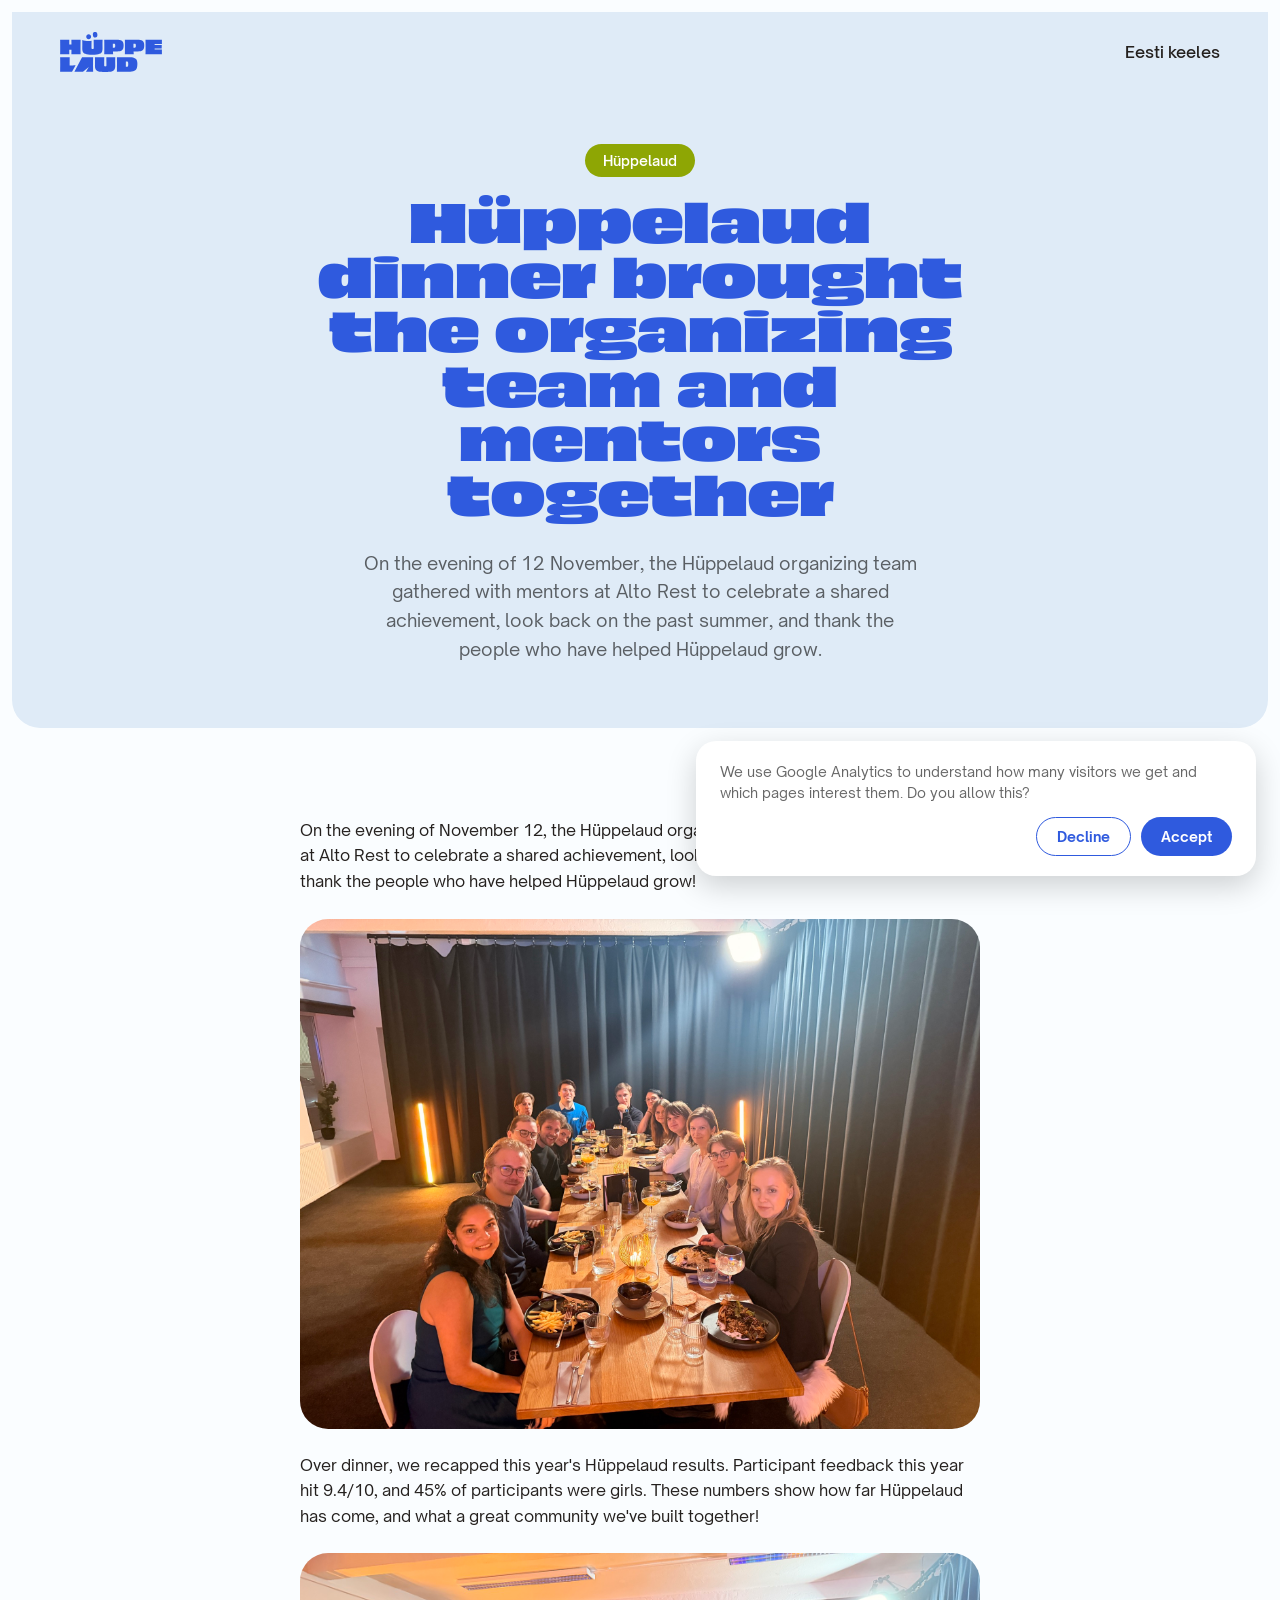
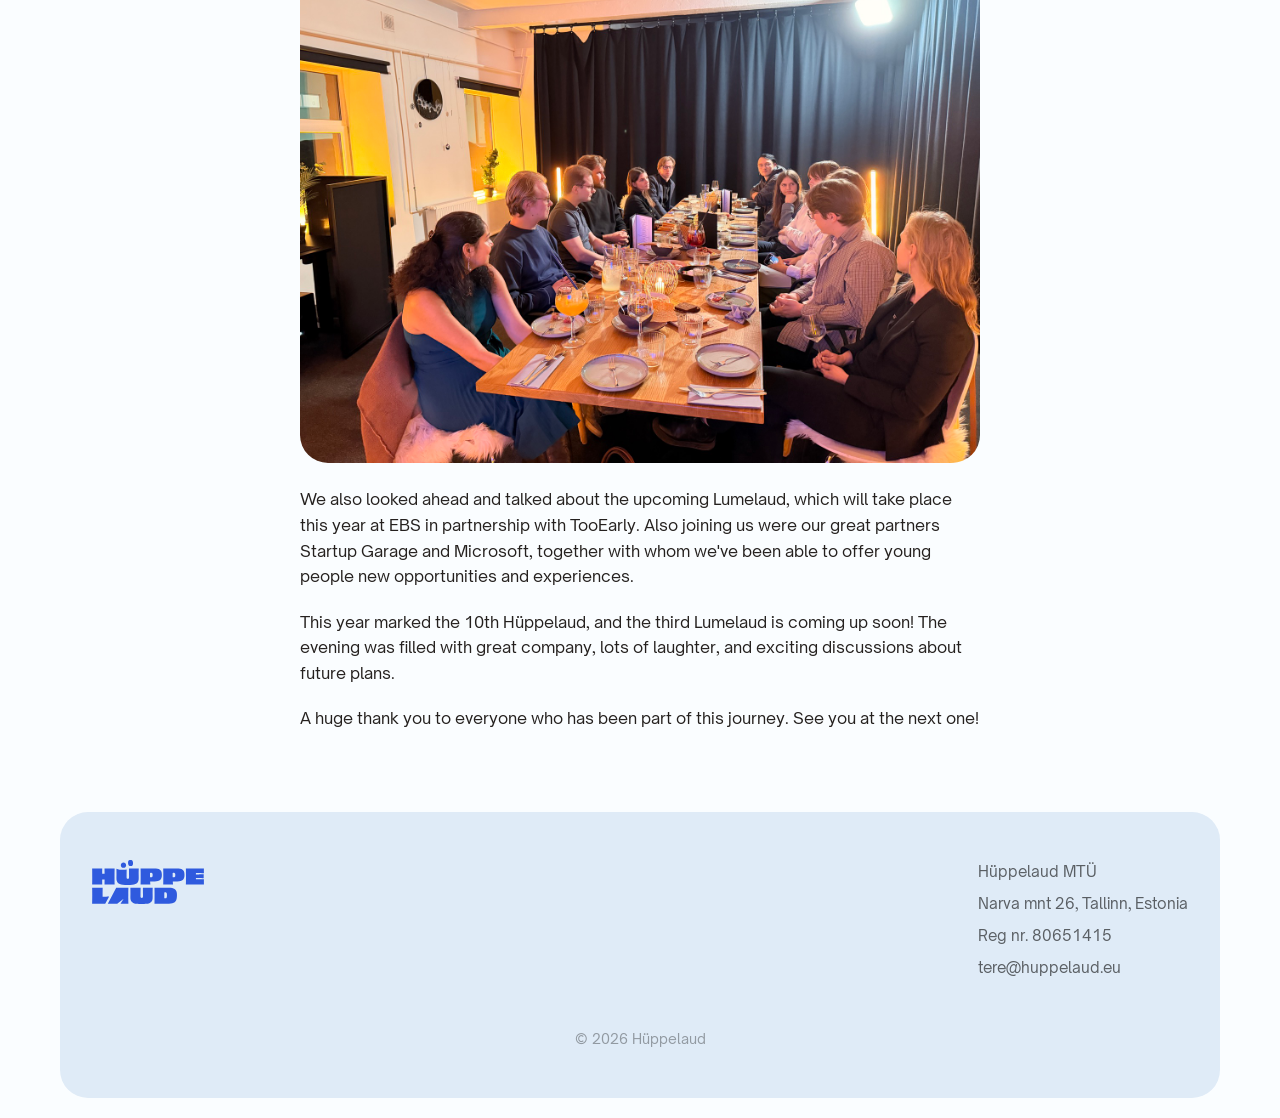
<file: en/huppelaua-ohtusook/index.html>
<!DOCTYPE html>
<html lang="en">
<head>
<meta charset="UTF-8">
<meta name="viewport" content="width=device-width, initial-scale=1.0">
<title>Hüppelaud dinner brought the organizing team and mentors together</title>
<meta name="description" content="On 12 November, the Hüppelaud organizing team gathered with mentors at Alto Rest to celebrate the year, look back on the past summer, and thank the people who have helped Hüppelaud grow.">
<link rel="canonical" href="https://huppelaud.eu/en/huppelaua-ohtusook/">
<link rel="alternate" hreflang="et" href="https://huppelaud.eu/huppelaua-ohtusook/">
<link rel="alternate" hreflang="en" href="https://huppelaud.eu/en/huppelaua-ohtusook/">
<link rel="alternate" hreflang="x-default" href="https://huppelaud.eu/en/huppelaua-ohtusook/">
<meta name="robots" content="index, follow">
<link rel="icon" type="image/png" href="/assets/images/favicon.png">
<link rel="apple-touch-icon" href="/assets/images/apple-touch-icon.png">
<link rel="stylesheet" href="/styles.css">

<meta property="og:type" content="article">
<meta property="og:site_name" content="Hüppelaud">
<meta property="og:locale" content="en_GB">
<meta property="og:locale:alternate" content="et_EE">
<meta property="og:url" content="https://huppelaud.eu/en/huppelaua-ohtusook/">
<meta property="og:title" content="Hüppelaud dinner brought the organizing team and mentors together">
<meta property="og:description" content="On 12 November, the Hüppelaud organizing team gathered with mentors at Alto Rest to celebrate the year and thank the people who have helped Hüppelaud grow.">
<meta property="og:image" content="https://huppelaud.eu/assets/images/event-dinner-2026.jpg">
<meta name="twitter:card" content="summary_large_image">

<style>
  .news-section {
    max-width: 720px;
    margin: 0 auto;
    padding: 90px 20px 60px;
  }
  .news-meta {
    color: var(--text-soft, rgba(0,0,0,0.5));
    font-size: 14px;
    margin-bottom: 10px;
  }
  .news-section h1 {
    font-size: 34px;
    line-height: 1.2;
    margin-bottom: 18px;
  }
  .news-section h2 {
    font-size: 22px;
    line-height: 1.3;
    color: var(--blue);
    margin: 40px 0 16px;
  }
  .news-photo {
    width: 100%;
    border-radius: var(--radius-lg);
    overflow: hidden;
    margin: 24px 0;
  }
  .news-photo img { width: 100%; display: block; }
  .news-section p {
    font-size: 16px;
    line-height: 1.6;
    color: var(--text, rgba(0,0,0,0.8));
    margin-bottom: 20px;
  }
  .news-source {
    margin-top: 40px;
    padding-top: 24px;
    border-top: 1px solid rgba(0,0,0,0.1);
    font-size: 14px;
    color: var(--text-soft, rgba(0,0,0,0.5));
  }
  .news-source a { color: var(--blue); font-weight: 600; }
</style>
</head>
<body>

<header class="hero" id="top">
  <nav class="navbar">
    <a href="../" class="logo" aria-label="Hüppelaud homepage">
      <img src="/assets/images/logo.svg" alt="Hüppelaud">
    </a>
    <a class="lang-select" href="/huppelaua-ohtusook/" hreflang="et" lang="et">Eesti keeles</a>
  </nav>

  <div class="hero-content">
    <span class="badge badge-olive">Hüppelaud</span>
    <h1>Hüppelaud dinner brought the organizing team and mentors together</h1>
    <p class="hero-text">On the evening of 12 November, the Hüppelaud organizing team gathered with mentors at Alto Rest to celebrate a shared achievement, look back on the past summer, and thank the people who have helped Hüppelaud grow.</p>
  </div>
</header>

<main>
  <section class="news-section">
    <p>On the evening of November 12, the Hüppelaud organizing team gathered with mentors at Alto Rest to celebrate a shared achievement, look back on the past summer, and thank the people who have helped Hüppelaud grow!</p>

    <div class="news-photo">
      <img src="/assets/images/event-dinner-2026.jpg" alt="The Hüppelaud organizing team and mentors at dinner at Alto Rest" loading="lazy">
    </div>

    <p>Over dinner, we recapped this year's Hüppelaud results. Participant feedback this year hit 9.4/10, and 45% of participants were girls. These numbers show how far Hüppelaud has come, and what a great community we've built together!</p>

    <div class="news-photo">
      <img src="/assets/images/event-dinner-2026-candid.jpg" alt="The organizing team and mentors chatting at dinner" loading="lazy">
    </div>

    <p>We also looked ahead and talked about the upcoming Lumelaud, which will take place this year at EBS in partnership with TooEarly. Also joining us were our great partners Startup Garage and Microsoft, together with whom we've been able to offer young people new opportunities and experiences.</p>

    <p>This year marked the 10th Hüppelaud, and the third Lumelaud is coming up soon! The evening was filled with great company, lots of laughter, and exciting discussions about future plans.</p>

    <p>A huge thank you to everyone who has been part of this journey. See you at the next one!</p>
  </section>
</main>

<footer class="site-footer">
  <div class="footer-top">
    <img src="/assets/images/logo.svg" alt="Hüppelaud" class="footer-logo">
    <div class="footer-address">
      <p>Hüppelaud MTÜ</p>
      <p>Narva mnt 26, Tallinn, Estonia</p>
      <p>Reg nr. 80651415</p>
      <p><a href="mailto:tere@huppelaud.eu">tere@huppelaud.eu</a></p>
    </div>
  </div>
  <p class="footer-copy">© 2026 Hüppelaud</p>
</footer>

<div class="cookie-consent" id="cookieConsent" role="dialog" aria-live="polite" aria-label="Cookie consent" hidden>
  <p>We use Google Analytics to understand how many visitors we get and which pages interest them. Do you allow this?</p>
  <div class="cookie-consent-actions">
    <button type="button" class="btn btn-ghost-blue" id="cookieDecline">Decline</button>
    <button type="button" class="btn btn-primary" id="cookieAccept">Accept</button>
  </div>
</div>

<script src="/analytics.js?v=20261025"></script>
</body>
</html>
</file>
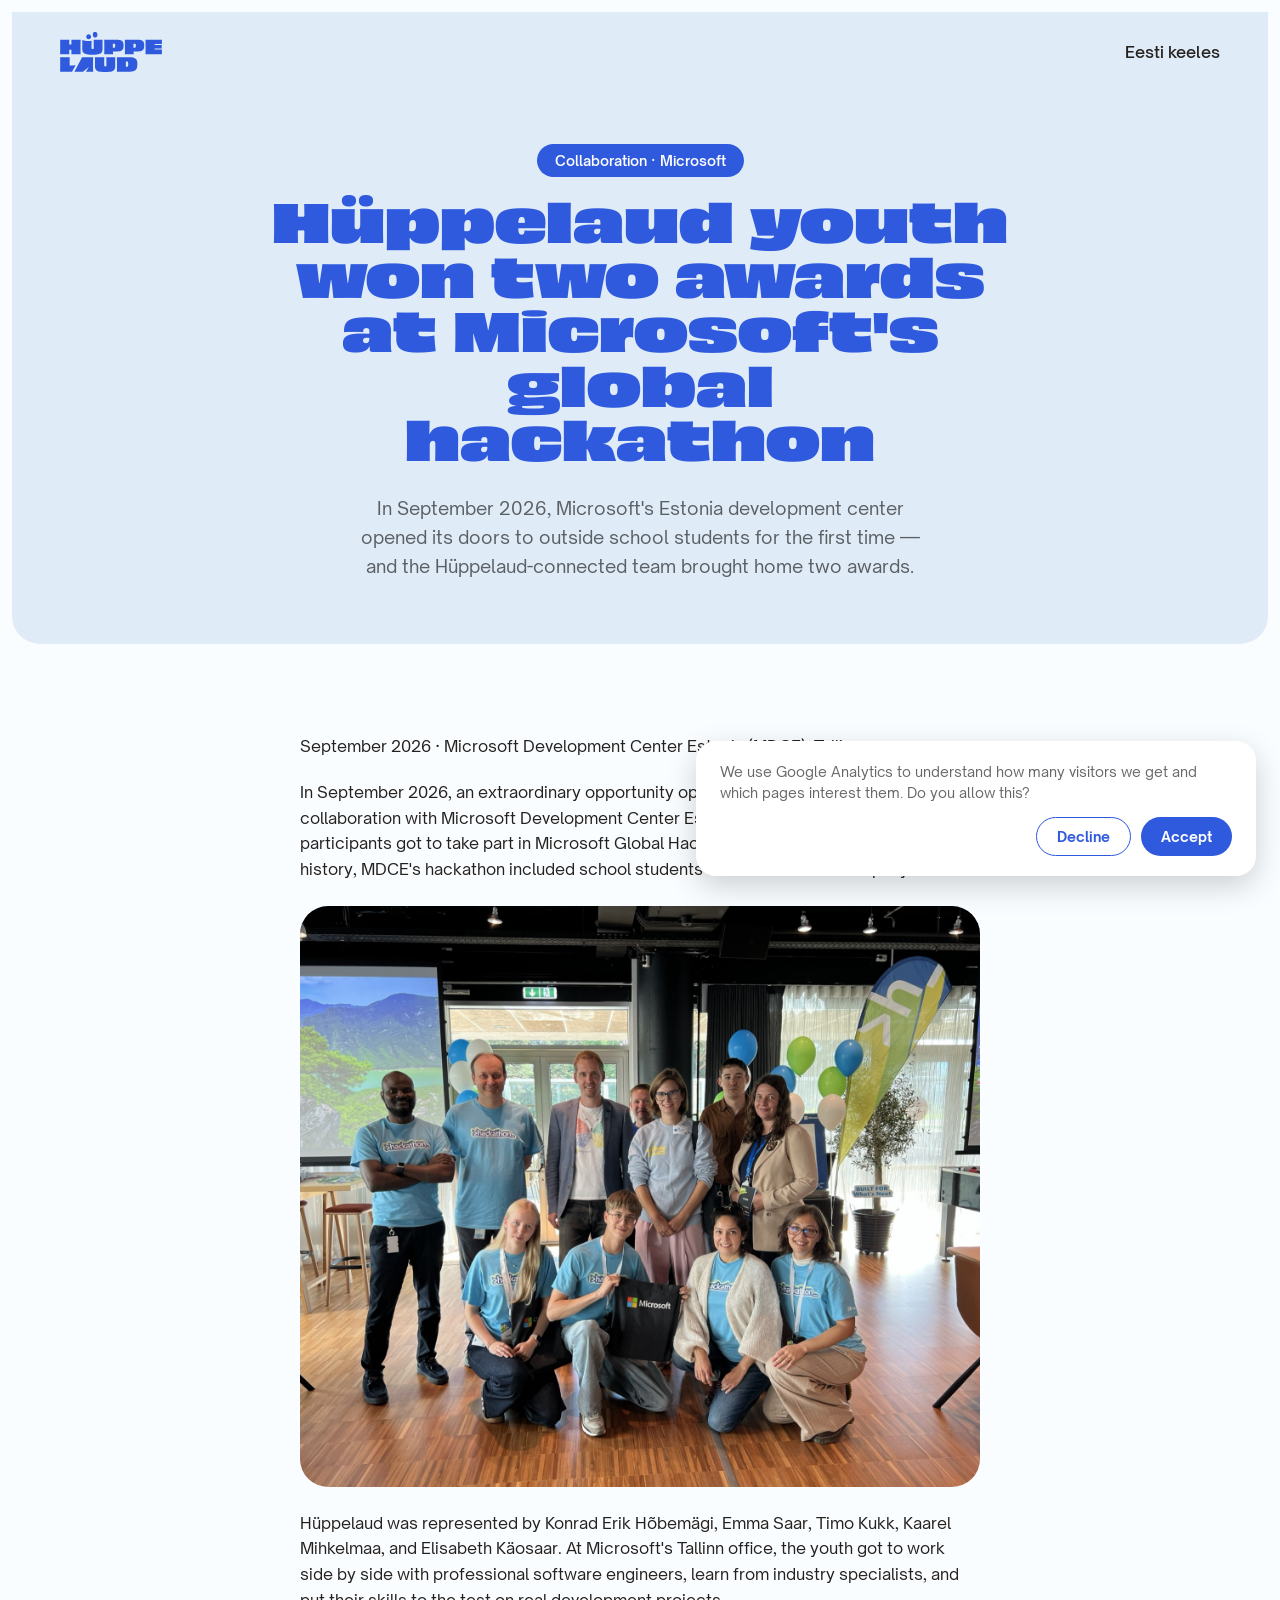
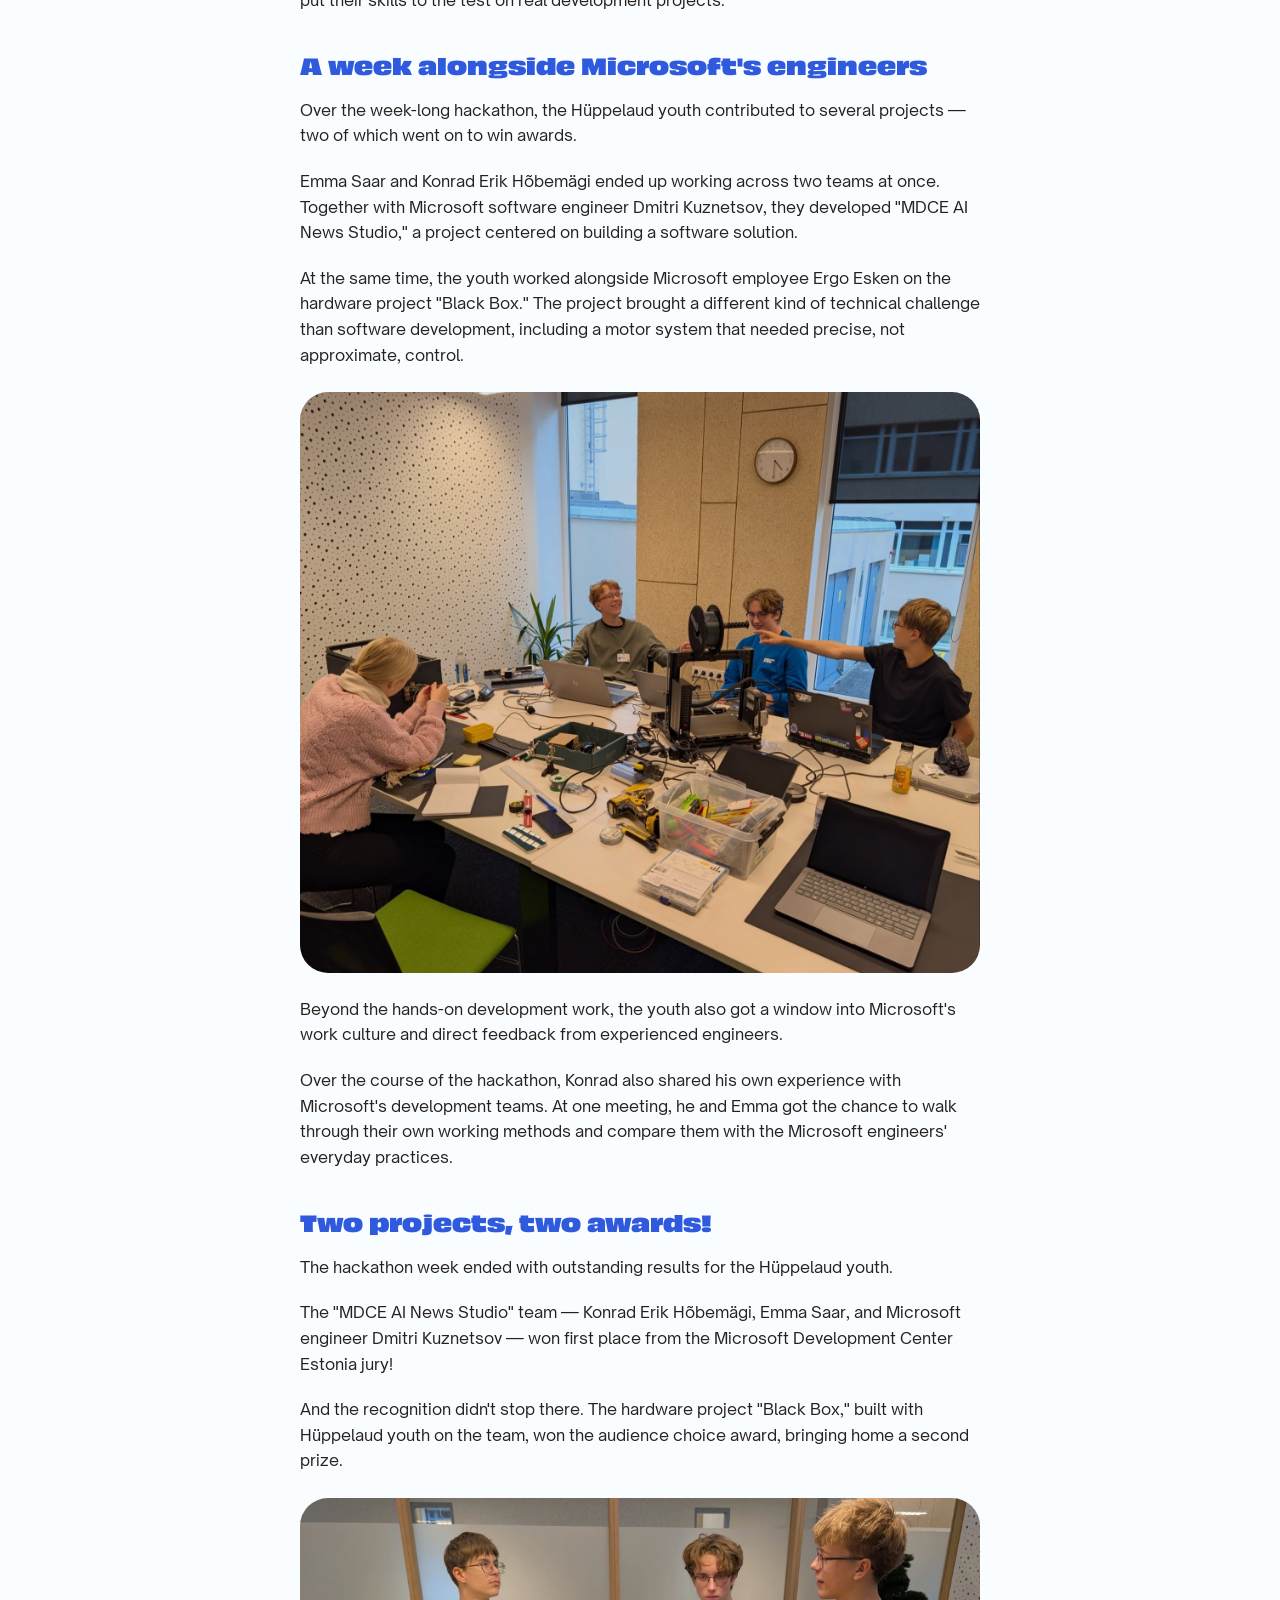
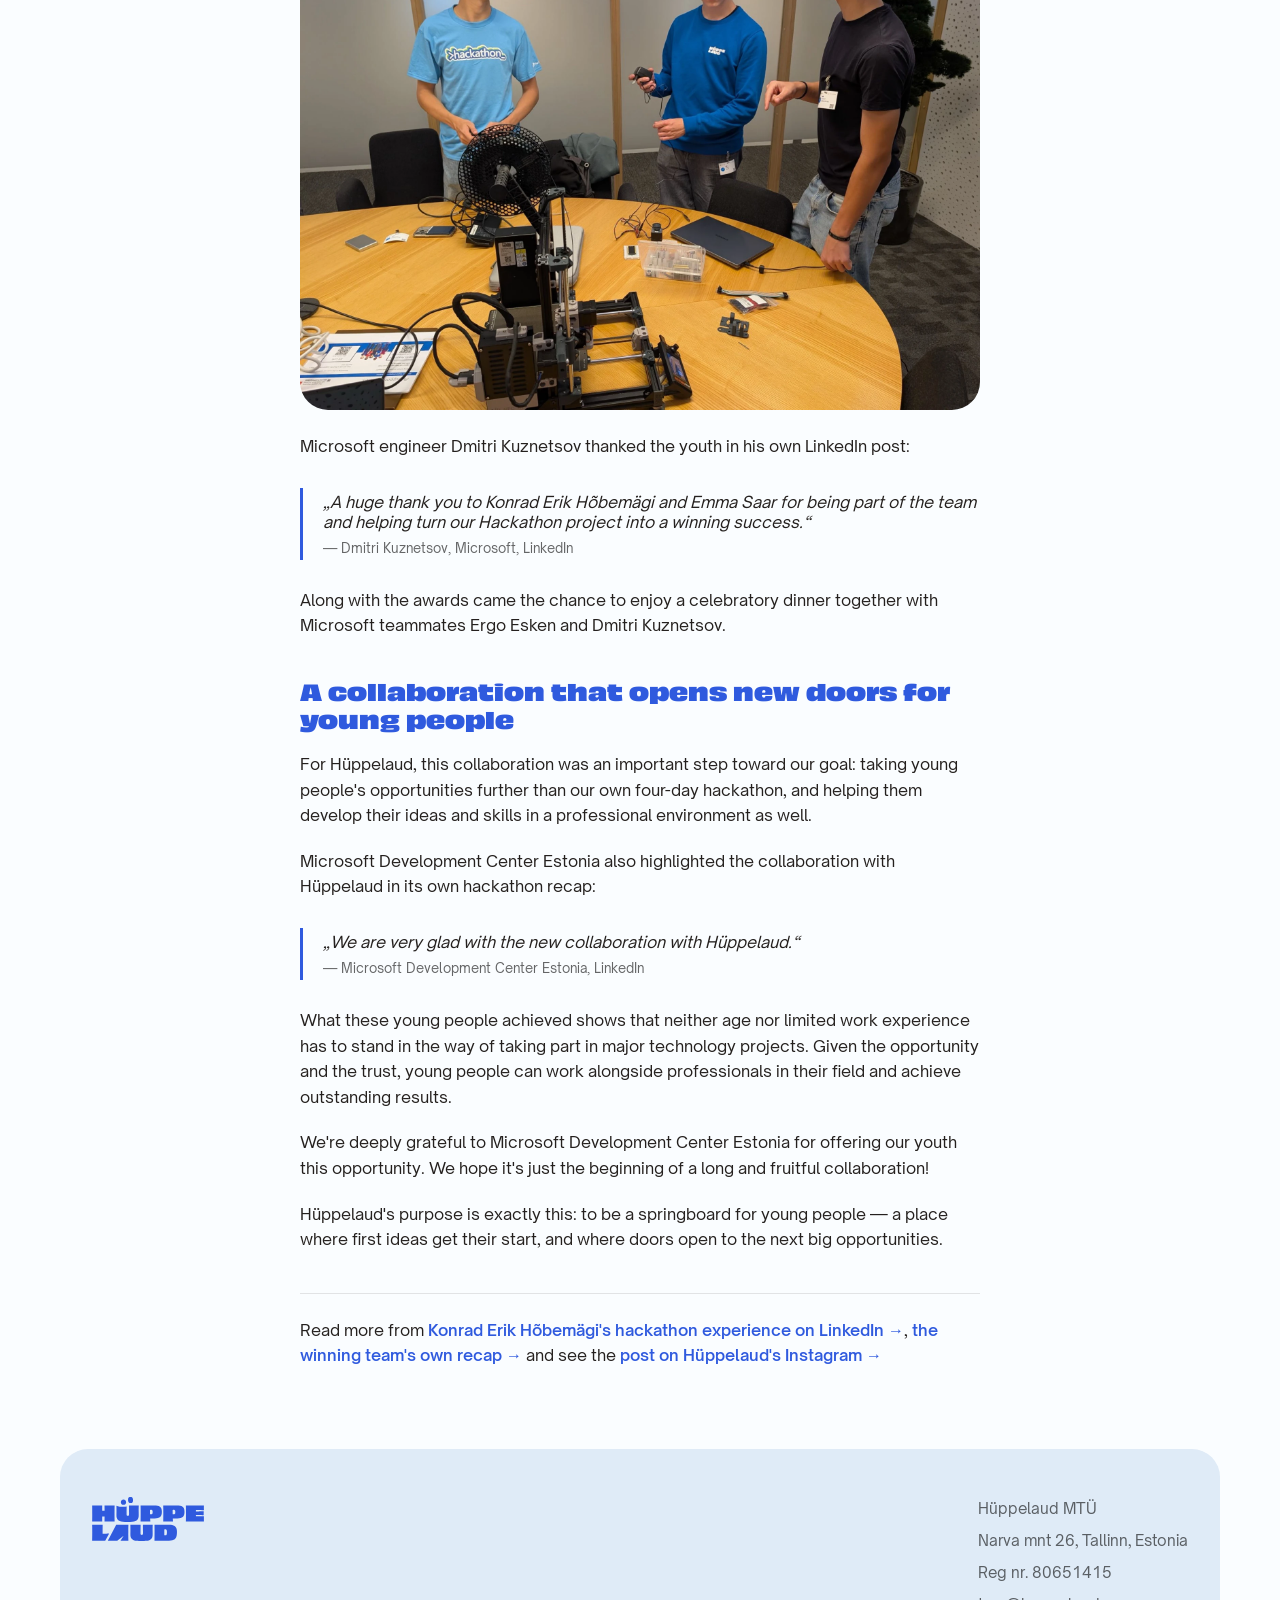
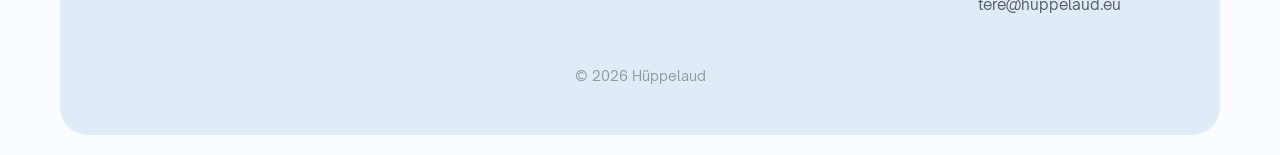
<file: en/microsoft-hakaton-2026/index.html>
<!DOCTYPE html>
<html lang="en">
<head>
<meta charset="UTF-8">
<meta name="viewport" content="width=device-width, initial-scale=1.0">
<title>Hüppelaud youth won two awards at Microsoft's global hackathon</title>
<meta name="description" content="In September 2026, five Hüppelaud 2026 participants joined Microsoft Global Hackathon 2026 at MDCE — and brought home two awards. Read how the collaboration between Hüppelaud and Microsoft came about.">
<link rel="canonical" href="https://huppelaud.eu/en/microsoft-hakaton-2026/">
<link rel="alternate" hreflang="et" href="https://huppelaud.eu/microsoft-hakaton-2026/">
<link rel="alternate" hreflang="en" href="https://huppelaud.eu/en/microsoft-hakaton-2026/">
<link rel="alternate" hreflang="x-default" href="https://huppelaud.eu/en/microsoft-hakaton-2026/">
<meta name="robots" content="index, follow">
<link rel="icon" type="image/png" href="/assets/images/favicon.png">
<link rel="apple-touch-icon" href="/assets/images/apple-touch-icon.png">
<link rel="stylesheet" href="/styles.css">

<meta property="og:type" content="article">
<meta property="og:site_name" content="Hüppelaud">
<meta property="og:locale" content="en_GB">
<meta property="og:locale:alternate" content="et_EE">
<meta property="og:url" content="https://huppelaud.eu/en/microsoft-hakaton-2026/">
<meta property="og:title" content="Hüppelaud youth won two awards at Microsoft's global hackathon">
<meta property="og:description" content="In September 2026, five Hüppelaud 2026 participants joined Microsoft Global Hackathon 2026 at MDCE — and brought home two awards.">
<meta property="og:image" content="https://huppelaud.eu/assets/images/microsoft-hakaton-2026-awards-og.jpg">
<meta name="twitter:card" content="summary_large_image">

<style>
  .news-section {
    max-width: 720px;
    margin: 0 auto;
    padding: 90px 20px 60px;
  }
  .news-meta {
    color: var(--text-soft, rgba(0,0,0,0.5));
    font-size: 14px;
    margin-bottom: 10px;
  }
  .news-section h1 {
    font-size: 34px;
    line-height: 1.2;
    margin-bottom: 18px;
  }
  .news-section h2 {
    font-size: 22px;
    line-height: 1.3;
    color: var(--blue);
    margin: 40px 0 16px;
  }
  .news-photo {
    width: 100%;
    border-radius: var(--radius-lg);
    overflow: hidden;
    margin: 24px 0;
  }
  .news-photo img { width: 100%; display: block; }
  .news-section p {
    font-size: 16px;
    line-height: 1.6;
    color: var(--text, rgba(0,0,0,0.8));
    margin-bottom: 20px;
  }
  .news-quote {
    border-left: 3px solid var(--blue);
    padding: 4px 0 4px 20px;
    margin: 28px 0;
    font-style: italic;
    color: var(--text, rgba(0,0,0,0.8));
  }
  .news-quote cite {
    display: block;
    margin-top: 8px;
    font-style: normal;
    font-size: 13px;
    color: var(--text-soft, rgba(0,0,0,0.5));
  }
  .news-source {
    margin-top: 40px;
    padding-top: 24px;
    border-top: 1px solid rgba(0,0,0,0.1);
    font-size: 14px;
    color: var(--text-soft, rgba(0,0,0,0.5));
  }
  .news-source a { color: var(--blue); font-weight: 600; }
</style>
</head>
<body>

<header class="hero" id="top">
  <nav class="navbar">
    <a href="../" class="logo" aria-label="Hüppelaud homepage">
      <img src="/assets/images/logo.svg" alt="Hüppelaud">
    </a>
    <a class="lang-select" href="/microsoft-hakaton-2026/" hreflang="et" lang="et">Eesti keeles</a>
  </nav>

  <div class="hero-content">
    <span class="badge badge-blue">Collaboration · Microsoft</span>
    <h1>Hüppelaud youth won two awards at Microsoft's global hackathon</h1>
    <p class="hero-text">In September 2026, Microsoft's Estonia development center opened its doors to outside school students for the first time — and the Hüppelaud-connected team brought home two awards.</p>
  </div>
</header>

<main>
  <section class="news-section">
    <p class="news-meta">September 2026 · Microsoft Development Center Estonia (MDCE), Tallinn</p>

    <p>In September 2026, an extraordinary opportunity opened up for Hüppelaud youth: in collaboration with Microsoft Development Center Estonia (MDCE), five Hüppelaud 2026 participants got to take part in Microsoft Global Hackathon 2026. For the first time in its history, MDCE's hackathon included school students from outside the company as well.</p>

    <div class="news-photo">
      <img src="/assets/images/microsoft-hakaton-2026-awards.jpg" alt="Hüppelaud youth celebrating with the Microsoft team at the end of the hackathon" loading="lazy">
    </div>

    <p>Hüppelaud was represented by Konrad Erik Hõbemägi, Emma Saar, Timo Kukk, Kaarel Mihkelmaa, and Elisabeth Käosaar. At Microsoft's Tallinn office, the youth got to work side by side with professional software engineers, learn from industry specialists, and put their skills to the test on real development projects.</p>

    <h2>A week alongside Microsoft's engineers</h2>

    <p>Over the week-long hackathon, the Hüppelaud youth contributed to several projects — two of which went on to win awards.</p>

    <p>Emma Saar and Konrad Erik Hõbemägi ended up working across two teams at once. Together with Microsoft software engineer Dmitri Kuznetsov, they developed "MDCE AI News Studio," a project centered on building a software solution.</p>

    <p>At the same time, the youth worked alongside Microsoft employee Ergo Esken on the hardware project "Black Box." The project brought a different kind of technical challenge than software development, including a motor system that needed precise, not approximate, control.</p>

    <div class="news-photo">
      <img src="/assets/images/microsoft-hakaton-2026-team.jpg" alt="Hüppelaud youth with a 3D printer at the Microsoft office" loading="lazy">
    </div>

    <p>Beyond the hands-on development work, the youth also got a window into Microsoft's work culture and direct feedback from experienced engineers.</p>

    <p>Over the course of the hackathon, Konrad also shared his own experience with Microsoft's development teams. At one meeting, he and Emma got the chance to walk through their own working methods and compare them with the Microsoft engineers' everyday practices.</p>

    <h2>Two projects, two awards!</h2>

    <p>The hackathon week ended with outstanding results for the Hüppelaud youth.</p>

    <p>The "MDCE AI News Studio" team — Konrad Erik Hõbemägi, Emma Saar, and Microsoft engineer Dmitri Kuznetsov — won first place from the Microsoft Development Center Estonia jury!</p>

    <p>And the recognition didn't stop there. The hardware project "Black Box," built with Hüppelaud youth on the team, won the audience choice award, bringing home a second prize.</p>

    <div class="news-photo">
      <img src="/assets/images/microsoft-hakaton-2026-cover.webp" alt="Hüppelaud youth discussing their hardware project at the Microsoft office" loading="lazy">
    </div>

    <p>Microsoft engineer Dmitri Kuznetsov thanked the youth in his own LinkedIn post:</p>

    <blockquote class="news-quote">
      „A huge thank you to Konrad Erik Hõbemägi and Emma Saar for being part of the team and helping turn our Hackathon project into a winning success.“
      <cite>— Dmitri Kuznetsov, Microsoft, LinkedIn</cite>
    </blockquote>

    <p>Along with the awards came the chance to enjoy a celebratory dinner together with Microsoft teammates Ergo Esken and Dmitri Kuznetsov.</p>

    <h2>A collaboration that opens new doors for young people</h2>

    <p>For Hüppelaud, this collaboration was an important step toward our goal: taking young people's opportunities further than our own four-day hackathon, and helping them develop their ideas and skills in a professional environment as well.</p>

    <p>Microsoft Development Center Estonia also highlighted the collaboration with Hüppelaud in its own hackathon recap:</p>

    <blockquote class="news-quote">
      „We are very glad with the new collaboration with Hüppelaud.“
      <cite>— Microsoft Development Center Estonia, LinkedIn</cite>
    </blockquote>

    <p>What these young people achieved shows that neither age nor limited work experience has to stand in the way of taking part in major technology projects. Given the opportunity and the trust, young people can work alongside professionals in their field and achieve outstanding results.</p>

    <p>We're deeply grateful to Microsoft Development Center Estonia for offering our youth this opportunity. We hope it's just the beginning of a long and fruitful collaboration!</p>

    <p>Hüppelaud's purpose is exactly this: to be a springboard for young people — a place where first ideas get their start, and where doors open to the next big opportunities.</p>

    <p class="news-source">
      Read more from
      <a href="https://lnkd.in/p/dYA-D4wv" target="_blank" rel="noopener noreferrer">Konrad Erik Hõbemägi's hackathon experience on LinkedIn →</a>,
      <a href="https://www.linkedin.com/feed/update/urn:li:activity:7513131052664758273/" target="_blank" rel="noopener noreferrer">the winning team's own recap →</a>
      and see the
      <a href="https://www.instagram.com/p/Dd_iBTFjQAm/" target="_blank" rel="noopener noreferrer">post on Hüppelaud's Instagram →</a>
    </p>
  </section>
</main>

<footer class="site-footer">
  <div class="footer-top">
    <img src="/assets/images/logo.svg" alt="Hüppelaud" class="footer-logo">
    <div class="footer-address">
      <p>Hüppelaud MTÜ</p>
      <p>Narva mnt 26, Tallinn, Estonia</p>
      <p>Reg nr. 80651415</p>
      <p><a href="mailto:tere@huppelaud.eu">tere@huppelaud.eu</a></p>
    </div>
  </div>
  <p class="footer-copy">© 2026 Hüppelaud</p>
</footer>

<div class="cookie-consent" id="cookieConsent" role="dialog" aria-live="polite" aria-label="Cookie consent" hidden>
  <p>We use Google Analytics to understand how many visitors we get and which pages interest them. Do you allow this?</p>
  <div class="cookie-consent-actions">
    <button type="button" class="btn btn-ghost-blue" id="cookieDecline">Decline</button>
    <button type="button" class="btn btn-primary" id="cookieAccept">Accept</button>
  </div>
</div>

<script src="/analytics.js?v=20261025"></script>
</body>
</html>
</file>
<file: styles.css>
@font-face {
  font-family: "Obviously";
  src: url("assets/fonts/Obviously.otf") format("truetype");
  font-weight: 200 900;
  font-display: swap;
}
@font-face {
  font-family: "Open Sauce Sans";
  src: url("assets/fonts/OpenSauceSans-Regular.ttf") format("truetype");
  font-weight: 400;
  font-display: swap;
}
@font-face {
  font-family: "Open Sauce Sans";
  src: url("assets/fonts/OpenSauceSans-Medium.ttf") format("truetype");
  font-weight: 500;
  font-display: swap;
}
@font-face {
  font-family: "Open Sauce Sans";
  src: url("assets/fonts/OpenSauceSans-SemiBold.ttf") format("truetype");
  font-weight: 600;
  font-display: swap;
}
@font-face {
  font-family: "Open Sauce Sans";
  src: url("assets/fonts/OpenSauceSans-Bold.ttf") format("truetype");
  font-weight: 700;
  font-display: swap;
}

:root {
  --blue: #2F5ADE;
  --blue-bright: #027FFF;
  --bg: #FAFDFF;
  --hero-bg: #DFEBF7;
  --text: #24201E;
  --text-soft: rgba(0, 0, 0, 0.6);
  --green-bg: #E8F7DF;
  --green-text: #416746;
  --olive-bg: rgba(220, 247, 99, 0.4);
  --olive-text: #6B8404;
  --olive-badge: #8EA604;
  --sage-badge: #86A57C;
  --radius-lg: 28px;
  --radius-md: 20px;
  --container: 1160px;
}

* { box-sizing: border-box; }

html { scroll-behavior: smooth; }

body {
  margin: 0;
  font-family: "Open Sauce Sans", sans-serif;
  background: var(--bg);
  color: var(--text);
  -webkit-font-smoothing: antialiased;
}

img { max-width: 100%; display: block; }

a { text-decoration: none; color: inherit; }

p { line-height: 1.6; margin: 0 0 16px; }

h1, h2, h3 {
  font-family: "Obviously", sans-serif;
  font-weight: 400;
  margin: 0;
  color: var(--blue);
  line-height: 1.05;
}

h1 { font-variation-settings: "wght" 850, "wdth" 150; }
h2 { font-variation-settings: "wght" 800, "wdth" 130; }
h3 { font-variation-settings: "wght" 700, "wdth" 120; }

.section-title { font-size: clamp(28px, 4vw, 38px); }
.center { text-align: center; }

.btn {
  display: inline-flex;
  align-items: center;
  justify-content: center;
  gap: 6px;
  padding: 15px 28px;
  border-radius: 100px;
  font-family: "Open Sauce Sans", sans-serif;
  font-weight: 700;
  font-size: 15px;
  border: none;
  cursor: pointer;
  white-space: nowrap;
  transition: transform 0.15s ease, opacity 0.15s ease;
}
.btn:hover { transform: translateY(-1px); opacity: 0.92; }
.btn.btn-sm { padding: 9px 18px; font-size: 13px; }
.btn-primary { background: var(--blue); color: #fff; }
.btn-olive { background: var(--olive-badge); color: #fff; }
.btn-donate { background: var(--green-text); color: #fff; }
.btn-ghost-green {
  background: transparent;
  color: var(--green-text);
  border: 1.5px solid var(--green-text);
  padding: 13px 26px;
}
.btn-ghost-green:hover { background: var(--green-text); color: #fff; opacity: 1; }
.btn-ghost-blue {
  background: transparent;
  color: var(--blue);
  border: 1.5px solid var(--blue);
  padding: 13px 26px;
}
.btn-ghost-blue:hover { background: var(--blue); color: #fff; opacity: 1; }

/* ---------- Header / Hero ---------- */
.hero {
  position: relative;
  background: var(--hero-bg);
  border-radius: 0 0 var(--radius-lg) var(--radius-lg);
  margin: 12px 12px 0;
  padding: 20px 24px 64px;
  overflow: hidden;
}

.hero-carousel {
  position: absolute;
  inset: 0;
  z-index: 0;
}

.hero-carousel img {
  position: absolute;
  inset: 0;
  width: 100%;
  height: 100%;
  object-fit: cover;
  opacity: 0;
  transition: opacity 1.6s ease;
}
.hero-carousel img.active { opacity: 1; }

.hero-scrim {
  position: absolute;
  inset: 0;
  z-index: 1;
  background: rgba(223, 235, 247, 0.82);
}

.navbar {
  position: relative;
  z-index: 2;
  max-width: var(--container);
  margin: 0 auto;
  display: flex;
  align-items: center;
  justify-content: space-between;
  gap: 16px;
}

.logo img { height: 40px; width: auto; }

.nav-pill {
  display: none;
  align-items: center;
  gap: 28px;
  background: rgba(255, 255, 255, 0.5);
  border-radius: 100px;
  padding: 14px 26px;
  font-size: 15px;
  font-weight: 500;
}

.lang-select {
  display: flex;
  white-space: nowrap;
  align-items: center;
  gap: 4px;
  background: none;
  border: none;
  font: inherit;
  font-weight: 500;
  color: var(--text);
  cursor: pointer;
  padding: 0;
}

.nav-ctas { display: none; }

.hamburger {
  display: flex;
  flex-direction: column;
  justify-content: center;
  gap: 5px;
  width: 40px;
  height: 40px;
  background: rgba(255, 255, 255, 0.6);
  border: none;
  border-radius: 100px;
  cursor: pointer;
  padding: 0;
  align-items: center;
}
.hamburger span {
  display: block;
  width: 16px;
  height: 2px;
  background: var(--blue);
  border-radius: 2px;
}

.menu-mobile {
  position: relative;
  z-index: 2;
  display: none;
  flex-direction: column;
  gap: 18px;
  align-items: flex-start;
  max-width: var(--container);
  margin: 16px auto 0;
  padding: 20px;
  background: rgba(255, 255, 255, 0.6);
  border-radius: var(--radius-md);
  font-weight: 500;
}
.menu-mobile.open { display: flex; }
.menu-mobile .btn { width: 100%; text-align: center; }

.hero-content {
  position: relative;
  z-index: 2;
  max-width: 760px;
  margin: 72px auto 0;
  text-align: center;
  padding: 0 12px;
}

.hero-content h1 {
  font-size: clamp(36px, 6vw, 52px);
}

.hero-text {
  color: var(--text-soft);
  font-size: 18px;
  max-width: 560px;
  margin: 24px auto 0;
}

.hero-buttons {
  display: flex;
  flex-wrap: wrap;
  justify-content: center;
  gap: 14px;
  margin-top: 32px;
}

/* ---------- Intro ---------- */
.intro {
  max-width: var(--container);
  margin: 0 auto;
  padding: 56px 20px 0;
}

.intro-grid {
  display: grid;
  grid-template-columns: 1fr;
  gap: 32px;
}

.intro-item {
  text-align: center;
  padding: 0 12px;
}

.intro-num {
  display: block;
  font-family: "Obviously", sans-serif;
  font-variation-settings: "wght" 800, "wdth" 130;
  font-size: 32px;
  color: var(--blue);
  opacity: 0.35;
  margin-bottom: 10px;
}

.intro-item h3 {
  color: var(--text);
  font-family: "Open Sauce Sans", sans-serif;
  font-weight: 700;
  font-size: 19px;
  line-height: 1.35;
}

.intro-highlight { color: var(--blue); }

/* ---------- Events ---------- */
.events {
  max-width: var(--container);
  margin: 0 auto;
  padding: 90px 20px 40px;
}

.event-list {
  display: flex;
  flex-direction: column;
  gap: 20px;
  margin-top: 48px;
}

.event-card {
  background: var(--card-bg, #EDF1EB);
  border-radius: var(--radius-md);
  padding: 20px;
  display: flex;
  flex-direction: column;
  gap: 20px;
}

.event-photo {
  border-radius: 14px;
  overflow: hidden;
  aspect-ratio: 16 / 10;
}
.event-photo img { width: 100%; height: 100%; object-fit: cover; }

.event-list .event-card--compact { padding: 18px 22px; }
.event-list .event-card--compact .event-info { padding: 0; }

.event-list-archive {
  display: grid;
  grid-template-columns: repeat(2, 1fr);
  gap: 20px;
}

.event-list-more {
  display: none;
  flex-direction: column;
  gap: 20px;
}
.event-list-more.open { display: flex; }

.events-toggle-wrap { text-align: center; margin-top: 4px; }

.event-info h3 {
  color: var(--card-title, var(--blue));
  font-size: 22px;
  margin-bottom: 8px;
}

.event-info .badge { margin-bottom: 10px; align-self: flex-start; }
.event-info .btn { align-self: flex-start; }

.edition-tag {
  display: inline-block;
  vertical-align: middle;
  background: color-mix(in srgb, var(--card-title, var(--blue)) 14%, #fff);
  color: var(--card-title, var(--blue));
  font-family: "Open Sauce Sans", sans-serif;
  font-weight: 700;
  font-size: 12px;
  padding: 4px 10px;
  border-radius: 100px;
  margin-left: 8px;
}

.event-meta {
  color: var(--text-soft);
  font-size: 15px;
  margin-bottom: 0;
}

.event-card--featured .event-meta { margin-bottom: 16px; }

.event-desc {
  color: var(--text-soft);
  font-size: 15px;
  margin-bottom: 20px;
}

/* ---------- Team ---------- */
.team {
  max-width: 860px;
  margin: 0 auto;
  padding: 40px 20px 40px;
}

.team-card {
  background: rgba(47, 90, 222, 0.06);
  border-radius: var(--radius-lg);
  padding: 36px 28px;
}

.team-card-head {
  padding-bottom: 24px;
  margin-bottom: 24px;
  border-bottom: 1px solid rgba(47, 90, 222, 0.15);
}

.team-intro {
  margin: 14px 0 0;
  color: var(--text-soft);
}

.team-person {
  display: flex;
  flex-direction: column;
  align-items: flex-start;
  gap: 16px;
}

.team-avatar {
  width: 60px;
  height: 60px;
  border-radius: 50%;
  object-fit: cover;
  flex-shrink: 0;
}

.team-name { font-size: 20px; margin-bottom: 4px; }

.team-role {
  display: block;
  color: var(--blue);
  font-weight: 600;
  font-size: 14px;
  margin-bottom: 14px;
}

.team-tags {
  display: flex;
  flex-wrap: wrap;
  gap: 8px;
  margin-bottom: 14px;
}

.team-tag {
  background: #fff;
  border: 1px solid rgba(47, 90, 222, 0.25);
  color: var(--blue);
  font-size: 12px;
  font-weight: 600;
  padding: 5px 12px;
  border-radius: 100px;
}

.team-bio {
  color: var(--text-soft);
  font-size: 15px;
  margin-bottom: 10px;
}

.team-credentials {
  color: rgba(0, 0, 0, 0.45);
  font-size: 13px;
  margin: 0 0 14px;
}

.team-contact {
  font-weight: 600;
  color: var(--blue);
  font-size: 14px;
}
.team-contact:hover { text-decoration: underline; }

/* ---------- Support ---------- */
.support, .partners {
  width: calc(100% - 24px);
  max-width: var(--container);
  margin: 20px auto 0;
  padding: 48px 28px;
  border-radius: var(--radius-lg);
}

.support { background: var(--green-bg); }
.partners { background: var(--olive-bg); margin-bottom: 20px; }

.badge {
  display: inline-block;
  padding: 8px 18px;
  border-radius: 100px;
  font-size: 14px;
  font-weight: 600;
  color: #fff;
  margin-bottom: 20px;
}
.badge-olive { background: var(--olive-badge); }
.badge-blue { background: var(--blue); }

.support-title { color: var(--green-text); margin-bottom: 20px; }
.partners-title { color: var(--olive-badge); margin-bottom: 20px; }

.support-grid, .partners-grid {
  display: grid;
  grid-template-columns: 1fr;
  gap: 40px;
}

.support-copy p, .partners-copy p { color: rgba(0,0,0,0.65); }

.impact-stats {
  display: grid;
  grid-template-columns: repeat(3, 1fr);
  gap: 12px;
  margin: 20px 0 8px;
}

.stat {
  background: rgba(255, 255, 255, 0.6);
  border-radius: 16px;
  padding: 16px 10px;
  text-align: center;
}

.stat-number {
  display: block;
  font-family: "Obviously", sans-serif;
  font-variation-settings: "wght" 800, "wdth" 130;
  font-size: 28px;
  color: var(--green-text);
  line-height: 1;
  margin-bottom: 6px;
}

.stat-label {
  display: block;
  font-size: 13px;
  color: rgba(0,0,0,0.6);
  line-height: 1.3;
}

.stat-source {
  font-size: 12px;
  color: rgba(0,0,0,0.4);
  margin: 0 0 24px;
}

.testimonial {
  margin: 24px 0 0;
  padding: 4px 0 4px 20px;
  border-left: 3px solid var(--green-text);
}

.testimonial p {
  font-style: italic;
  font-size: 16px;
  color: rgba(0,0,0,0.75);
  margin-bottom: 8px;
}

.testimonial cite {
  display: block;
  font-style: normal;
  font-size: 14px;
  font-weight: 600;
  color: var(--green-text);
}

.recurring-donate {
  background: rgba(255, 255, 255, 0.6);
  border-radius: var(--radius-md);
  padding: 20px 22px;
  margin-bottom: 16px;
}

.recurring-donate h4 {
  font-family: "Open Sauce Sans", sans-serif;
  font-weight: 700;
  font-size: 16px;
  color: var(--green-text);
  margin-bottom: 8px;
}

.recurring-donate p {
  font-size: 14px;
  color: rgba(0,0,0,0.65);
  margin-bottom: 16px;
}

.recurring-tiers {
  margin-bottom: 14px;
}

.tier-period {
  font-family: "Open Sauce Sans", sans-serif;
  font-size: 13px;
  font-weight: 600;
  opacity: 0.85;
  margin-left: 2px;
}

.recurring-fineprint {
  font-size: 12.5px;
  color: rgba(0,0,0,0.5);
  margin-bottom: 16px;
}

.recurring-steps {
  margin: 0 0 16px;
  padding-left: 20px;
  color: rgba(0,0,0,0.65);
  font-size: 14px;
  line-height: 1.5;
}
.recurring-steps li { margin-bottom: 4px; }
.recurring-steps li:last-child { margin-bottom: 0; }

.support-donate h3 {
  font-size: 20px;
  color: var(--green-text);
  margin-bottom: 20px;
  line-height: 1.35;
}

.donate-card {
  background: #fff;
  border-radius: var(--radius-md);
  padding: 6px 22px;
}

.donate-row {
  display: flex;
  align-items: center;
  justify-content: space-between;
  gap: 12px;
  padding: 16px 0;
  border-bottom: 1px solid rgba(0,0,0,0.08);
}
.donate-row:last-child { border-bottom: none; }

.donate-label { color: rgba(0,0,0,0.5); font-size: 15px; }

.donate-value {
  display: inline-flex;
  align-items: center;
  gap: 8px;
  background: none;
  border: none;
  font: inherit;
  font-weight: 700;
  font-size: 15px;
  color: var(--green-text);
  cursor: pointer;
  text-align: right;
  padding: 0;
}
.copy-icon { font-size: 14px; opacity: 0.6; }
.donate-value.copied .copy-icon::after { content: "✓"; }


.donate-tax-note {
  display: inline-flex;
  align-items: center;
  gap: 6px;
  background: rgba(255, 255, 255, 0.7);
  color: var(--green-text);
  font-size: 13px;
  font-weight: 600;
  padding: 8px 14px;
  border-radius: 100px;
  margin-bottom: 24px;
}

.tax-note-icon { flex: none; }

.donate-tiers {
  display: grid;
  grid-template-columns: repeat(3, 1fr);
  gap: 12px;
  margin-bottom: 22px;
}

.tier-card {
  position: relative;
  display: flex;
  flex-direction: column;
  align-items: center;
  justify-content: center;
  gap: 6px;
  background: var(--blue);
  color: #fff;
  border-radius: 20px;
  padding: 22px 10px;
  text-align: center;
  transition: transform 0.15s ease, box-shadow 0.15s ease;
}
.tier-card:hover { transform: translateY(-3px); box-shadow: 0 10px 24px rgba(47,90,222,0.28); }

.tier-card--featured { box-shadow: 0 0 0 3px rgba(47,90,222,0.3); }
.tier-card--featured:hover { box-shadow: 0 0 0 3px rgba(47,90,222,0.3), 0 10px 24px rgba(47,90,222,0.28); }

.tier-badge {
  position: absolute;
  top: -12px;
  background: #fff;
  color: var(--blue);
  font-size: 11px;
  font-weight: 700;
  padding: 4px 12px;
  border-radius: 100px;
  text-transform: uppercase;
  letter-spacing: 0.03em;
}

.tier-amount {
  font-family: "Obviously", sans-serif;
  font-size: 30px;
  font-weight: 500;
  line-height: 1;
}

.tier-cta {
  font-size: 13px;
  font-weight: 600;
  opacity: 0.9;
}

.donate-alt summary {
  cursor: pointer;
  font-weight: 600;
  color: var(--green-text);
  font-size: 15px;
  margin-bottom: 16px;
  list-style: none;
}
.donate-alt summary::-webkit-details-marker { display: none; }
.donate-alt summary::before { content: "+ "; }
.donate-alt[open] summary::before { content: "\2013\0020"; }

.partners-copy .btn-olive { margin-top: 8px; }

.partner-tiers {
  display: grid;
  grid-template-columns: repeat(3, 1fr);
  gap: 12px;
  margin: 24px 0 12px;
}

.ptier-card {
  position: relative;
  background: rgba(255, 255, 255, 0.6);
  border-radius: 16px;
  padding: 18px 10px;
  text-align: center;
}

.ptier-card--featured { box-shadow: 0 0 0 2px var(--olive-badge); }

.ptier-name {
  display: block;
  font-weight: 700;
  font-size: 15px;
  color: var(--olive-text);
  margin-bottom: 4px;
}

.ptier-price {
  display: none;
}

.ptier-benefits {
  margin: 0;
  padding: 0;
  list-style: none;
  text-align: left;
  font-size: 12px;
  color: rgba(0,0,0,0.65);
  line-height: 1.5;
}
.ptier-benefits li {
  padding-left: 16px;
  position: relative;
  margin-bottom: 6px;
}
.ptier-benefits li::before {
  content: "✓";
  position: absolute;
  left: 0;
  color: var(--olive-badge);
  font-weight: 700;
}
.ptier-benefits li:last-child { margin-bottom: 0; }

.partners-label {
  font-weight: 700;
  color: var(--olive-badge);
  margin-bottom: 16px;
  font-size: 15px;
}

.logo-row {
  display: flex;
  flex-wrap: wrap;
  align-items: center;
  gap: 28px;
  margin-bottom: 28px;
}
.logo-row img { height: 32px; width: auto; object-fit: contain; }
.logo-row img.logo-lg { height: 60px; }
.logo-row img.logo-md { height: 42px; }

.text-logo {
  font-family: "Open Sauce Sans", sans-serif;
  font-weight: 400;
  font-size: 15px;
  color: #555;
  background: #fff;
  border-radius: 100px;
  padding: 8px 18px;
}

/* ---------- Buyout ---------- */
.buyout {
  width: calc(100% - 24px);
  max-width: var(--container);
  margin: 20px auto 0;
  padding: 48px 28px;
  border-radius: var(--radius-lg);
  background: var(--hero-bg);
  margin-bottom: 20px;
}

.buyout-copy { max-width: 640px; }

.buyout-title { color: var(--blue); margin-bottom: 20px; }

.buyout-copy p { color: var(--text-soft); font-size: 16px; }

.buyout-features {
  margin: 20px 0 28px;
  padding: 0;
  list-style: none;
}
.buyout-features li {
  padding-left: 26px;
  position: relative;
  margin-bottom: 10px;
  font-size: 15px;
  color: var(--text);
}
.buyout-features li::before {
  content: "✓";
  position: absolute;
  left: 0;
  color: var(--blue);
  font-weight: 700;
}
.buyout-features li:last-child { margin-bottom: 0; }

/* ---------- Press ---------- */
.press {
  max-width: var(--container);
  margin: 56px auto 0;
  padding: 0 20px;
  text-align: center;
}

.press-outlets {
  display: flex;
  justify-content: center;
  align-items: center;
  gap: 22px;
  margin: 24px 0;
  opacity: 0.8;
}
.press-outlets-logo { height: 20px; width: auto; }

.press-carousel { position: relative; }

.press-card {
  display: none;
  text-align: left;
  border: 1px solid rgba(0, 0, 0, 0.1);
  border-radius: var(--radius-lg);
  padding: 20px;
  background: #fff;
  flex-direction: column;
  gap: 20px;
}
.press-card.is-active { display: flex; animation: press-fade 0.5s ease; }

@keyframes press-fade {
  from { opacity: 0; }
  to { opacity: 1; }
}

.press-dots {
  display: flex;
  justify-content: center;
  gap: 8px;
  margin-top: 18px;
}
.press-dot {
  width: 8px;
  height: 8px;
  padding: 0;
  border: none;
  border-radius: 50%;
  background: rgba(47, 90, 222, 0.25);
  cursor: pointer;
  transition: background 0.2s ease, transform 0.2s ease;
}
.press-dot.is-active { background: var(--blue); transform: scale(1.25); }

.press-card-photo {
  border-radius: 14px;
  overflow: hidden;
  aspect-ratio: 16 / 10;
}
.press-card-photo img { width: 100%; height: 100%; object-fit: cover; }

.press-card-body { padding: 0 8px 8px; }

.press-source {
  font-size: 13px;
  font-weight: 600;
  letter-spacing: 0.02em;
  text-transform: uppercase;
  color: var(--blue);
  margin: 0 0 8px;
}

.press-date {
  font-weight: 400;
  text-transform: none;
  letter-spacing: normal;
  color: var(--text-soft);
}
.press-date::before { content: "· "; }

.press-headline {
  font-size: clamp(19px, 2.4vw, 24px);
  margin: 0 0 10px;
}

.press-desc {
  color: var(--text-soft);
  font-size: 15px;
  max-width: 720px;
  margin: 0 0 16px;
}

.press-link {
  display: inline-block;
  font-weight: 600;
  color: var(--blue);
  text-decoration: none;
}
.press-link:hover { text-decoration: underline; }

/* ---------- Footer ---------- */
.site-footer {
  max-width: var(--container);
  margin: 0 auto 20px;
  background: var(--hero-bg);
  border-radius: var(--radius-lg);
  padding: 48px 32px;
}

.footer-top {
  display: flex;
  flex-direction: column;
  gap: 24px;
}

.footer-logo { height: 44px; width: auto; align-self: flex-start; }

.footer-address p {
  margin: 0 0 8px;
  color: rgba(0,0,0,0.6);
  font-size: 15px;
}
.footer-address a { color: rgba(0,0,0,0.6); }

.footer-links {
  display: flex;
  flex-direction: column;
  align-items: flex-start;
  gap: 16px;
}

.footer-discord-btn {
  display: inline-flex;
  align-items: center;
  padding: 10px 18px;
  border: 1px solid rgba(0, 0, 0, 0.18);
  border-radius: 8px;
  color: rgba(0, 0, 0, 0.65);
  font-size: 13px;
  font-weight: 600;
  white-space: nowrap;
  transition: background 0.15s ease, border-color 0.15s ease;
}
.footer-discord-btn:hover {
  background: rgba(0, 0, 0, 0.04);
  border-color: rgba(0, 0, 0, 0.3);
}

.footer-social {
  display: flex;
  gap: 12px;
}

.footer-social-link {
  display: flex;
  align-items: center;
  justify-content: center;
  width: 36px;
  height: 36px;
  border-radius: 50%;
  background: rgba(0, 0, 0, 0.06);
  color: rgba(0, 0, 0, 0.55);
  transition: background 0.15s ease, color 0.15s ease;
}
.footer-social-link:hover {
  background: rgba(0, 0, 0, 0.12);
  color: rgba(0, 0, 0, 0.75);
}

.footer-copy {
  text-align: center;
  color: rgba(0,0,0,0.35);
  font-size: 14px;
  margin: 40px 0 0;
}

/* ---------- Gallery modal & lightbox ---------- */
.gallery-modal {
  display: none;
  position: fixed;
  inset: 0;
  background: rgba(20, 24, 35, 0.72);
  z-index: 100;
  padding: 24px 16px;
  overflow-y: auto;
}
.gallery-modal.open { display: block; }

.gallery-modal-inner {
  max-width: var(--container);
  margin: 0 auto;
  background: var(--bg);
  border-radius: var(--radius-lg);
  padding: 24px;
}

.gallery-modal-head {
  display: flex;
  align-items: center;
  justify-content: space-between;
  margin-bottom: 20px;
}
.gallery-modal-head h3 {
  font-family: "Obviously", sans-serif;
  font-variation-settings: "wght" 700, "wdth" 120;
  color: var(--blue);
  font-size: 22px;
}

.gallery-close {
  background: rgba(47, 90, 222, 0.08);
  color: var(--blue);
  border: none;
  width: 36px;
  height: 36px;
  border-radius: 50%;
  font-size: 20px;
  line-height: 1;
  cursor: pointer;
  flex: none;
}
.gallery-close:hover { background: rgba(47, 90, 222, 0.16); }

.gallery-instagram-plug {
  display: flex;
  align-items: center;
  gap: 10px;
  background: rgba(47, 90, 222, 0.06);
  color: var(--blue);
  border-radius: 14px;
  padding: 14px 18px;
  margin-bottom: 20px;
  font-size: 14px;
  font-weight: 600;
  flex-wrap: wrap;
}
.gallery-instagram-plug:hover { background: rgba(47, 90, 222, 0.11); }
.gallery-instagram-plug svg { flex: none; }
.gallery-instagram-plug strong { font-weight: 700; }

.gallery-grid {
  display: grid;
  grid-template-columns: repeat(2, 1fr);
  grid-auto-flow: dense;
  gap: 10px;
}

.gallery-grid img {
  width: 100%;
  height: 100%;
  aspect-ratio: 4 / 3;
  object-fit: cover;
  border-radius: 12px;
  cursor: pointer;
  transition: opacity 0.15s ease;
}
.gallery-grid img:hover { opacity: 0.85; }

.gallery-grid img.gallery-2x2 {
  grid-column: span 2;
  grid-row: span 2;
  aspect-ratio: auto;
}

.lightbox {
  display: none;
  position: fixed;
  inset: 0;
  background: rgba(10, 12, 18, 0.94);
  z-index: 200;
  align-items: center;
  justify-content: center;
}
.lightbox.open { display: flex; }

.lightbox-img {
  max-width: 90vw;
  max-height: 85vh;
  object-fit: contain;
  border-radius: 8px;
}

.lightbox-close,
.lightbox-nav {
  position: absolute;
  background: rgba(255, 255, 255, 0.12);
  color: #fff;
  border: none;
  cursor: pointer;
  border-radius: 50%;
  display: flex;
  align-items: center;
  justify-content: center;
}
.lightbox-close:hover,
.lightbox-nav:hover { background: rgba(255, 255, 255, 0.22); }

.lightbox-close {
  top: 18px;
  right: 18px;
  width: 40px;
  height: 40px;
  font-size: 22px;
}

.lightbox-nav {
  top: 50%;
  transform: translateY(-50%);
  width: 48px;
  height: 48px;
  font-size: 20px;
}
.lightbox-prev { left: 12px; }
.lightbox-next { right: 12px; }

/* ---------- Responsive ---------- */
@media (min-width: 810px) {
  .nav-pill { display: flex; }
  .nav-ctas { display: flex; align-items: center; gap: 12px; }
  .hamburger { display: none; }
  .menu-mobile { display: none !important; }

  .intro-grid { grid-template-columns: repeat(3, 1fr); }
  .intro-item { border-left: 1px solid rgba(47, 90, 222, 0.15); }
  .intro-item:first-child { border-left: none; }

  .event-card { flex-direction: row; align-items: stretch; padding: 16px; }
  .event-card .event-photo { flex: 0 0 42%; aspect-ratio: auto; }
  .event-card .event-info { flex: 1; padding: 20px 24px; display: flex; flex-direction: column; justify-content: center; }
  .event-card--featured .event-info { justify-content: center; }

  .press-card { flex-direction: row; align-items: stretch; padding: 16px; }
  .press-card-photo { flex: 0 0 38%; aspect-ratio: auto; }
  .press-card-body { flex: 1; padding: 16px 20px; display: flex; flex-direction: column; justify-content: center; }

  .gallery-grid { grid-template-columns: repeat(4, 1fr); }

  .support-grid, .partners-grid {
    grid-template-columns: 1fr 1fr;
    align-items: start;
  }

  .partners-copy .btn-olive { margin-top: 12px; }
  .footer-top { flex-direction: row; justify-content: space-between; align-items: flex-start; }
  .footer-links { align-items: flex-end; }

  .team-card { padding: 44px 40px; }
  .team-person { flex-direction: row; gap: 24px; }
}

@media (max-width: 809.98px) {
  .event-card--featured { flex-direction: column; }
}

/* ---------- Cookie consent ---------- */
.cookie-consent {
  position: fixed;
  left: 20px;
  right: 20px;
  bottom: 20px;
  z-index: 100;
  max-width: 560px;
  margin: 0 auto;
  background: #fff;
  border-radius: var(--radius-md);
  box-shadow: 0 10px 30px rgba(0,0,0,0.18);
  padding: 20px 24px;
  display: flex;
  flex-direction: column;
  gap: 14px;
}
.cookie-consent[hidden] { display: none; }
.cookie-consent p { margin: 0; font-size: 14px; line-height: 1.5; color: var(--text-soft); }
.cookie-consent-actions { display: flex; gap: 10px; justify-content: flex-end; }
.cookie-consent-actions .btn { padding: 10px 20px; font-size: 14px; }

@media (min-width: 600px) {
  .cookie-consent { left: auto; right: 24px; bottom: 24px; }
}
</file>
